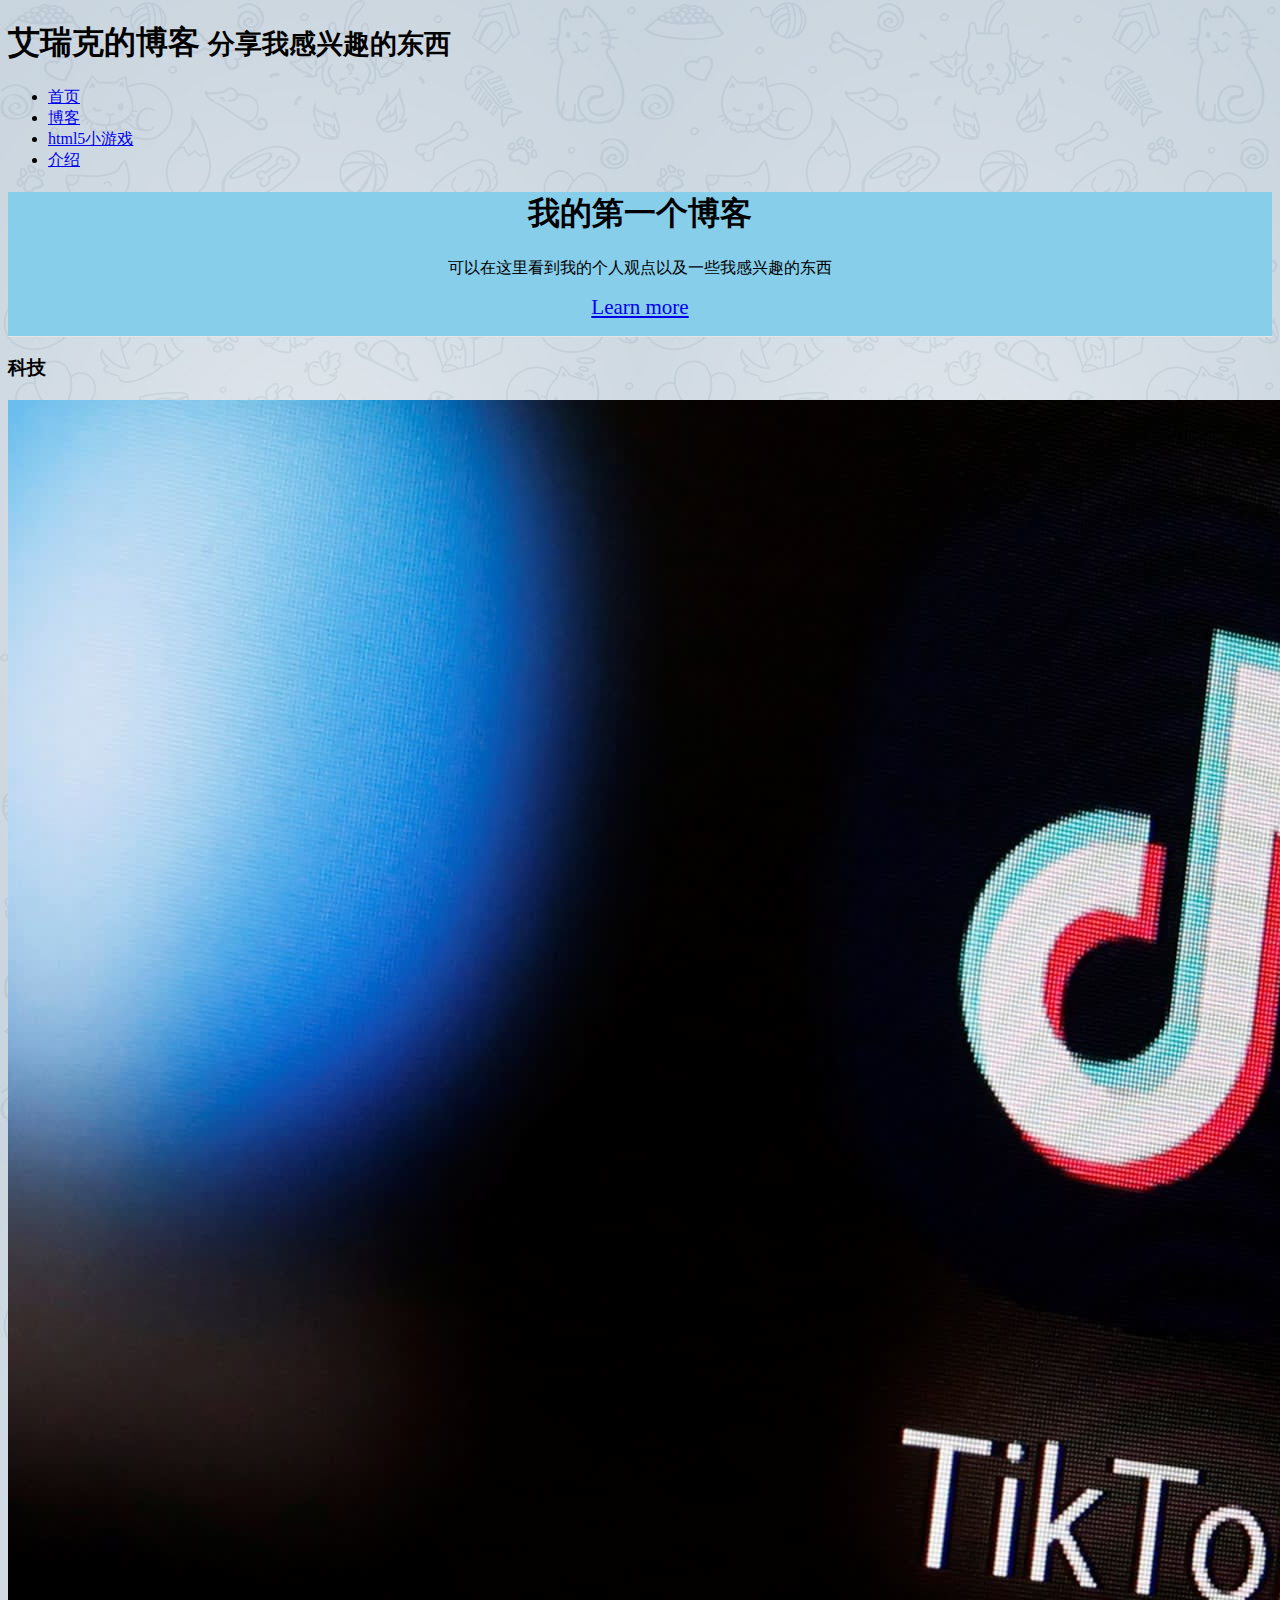
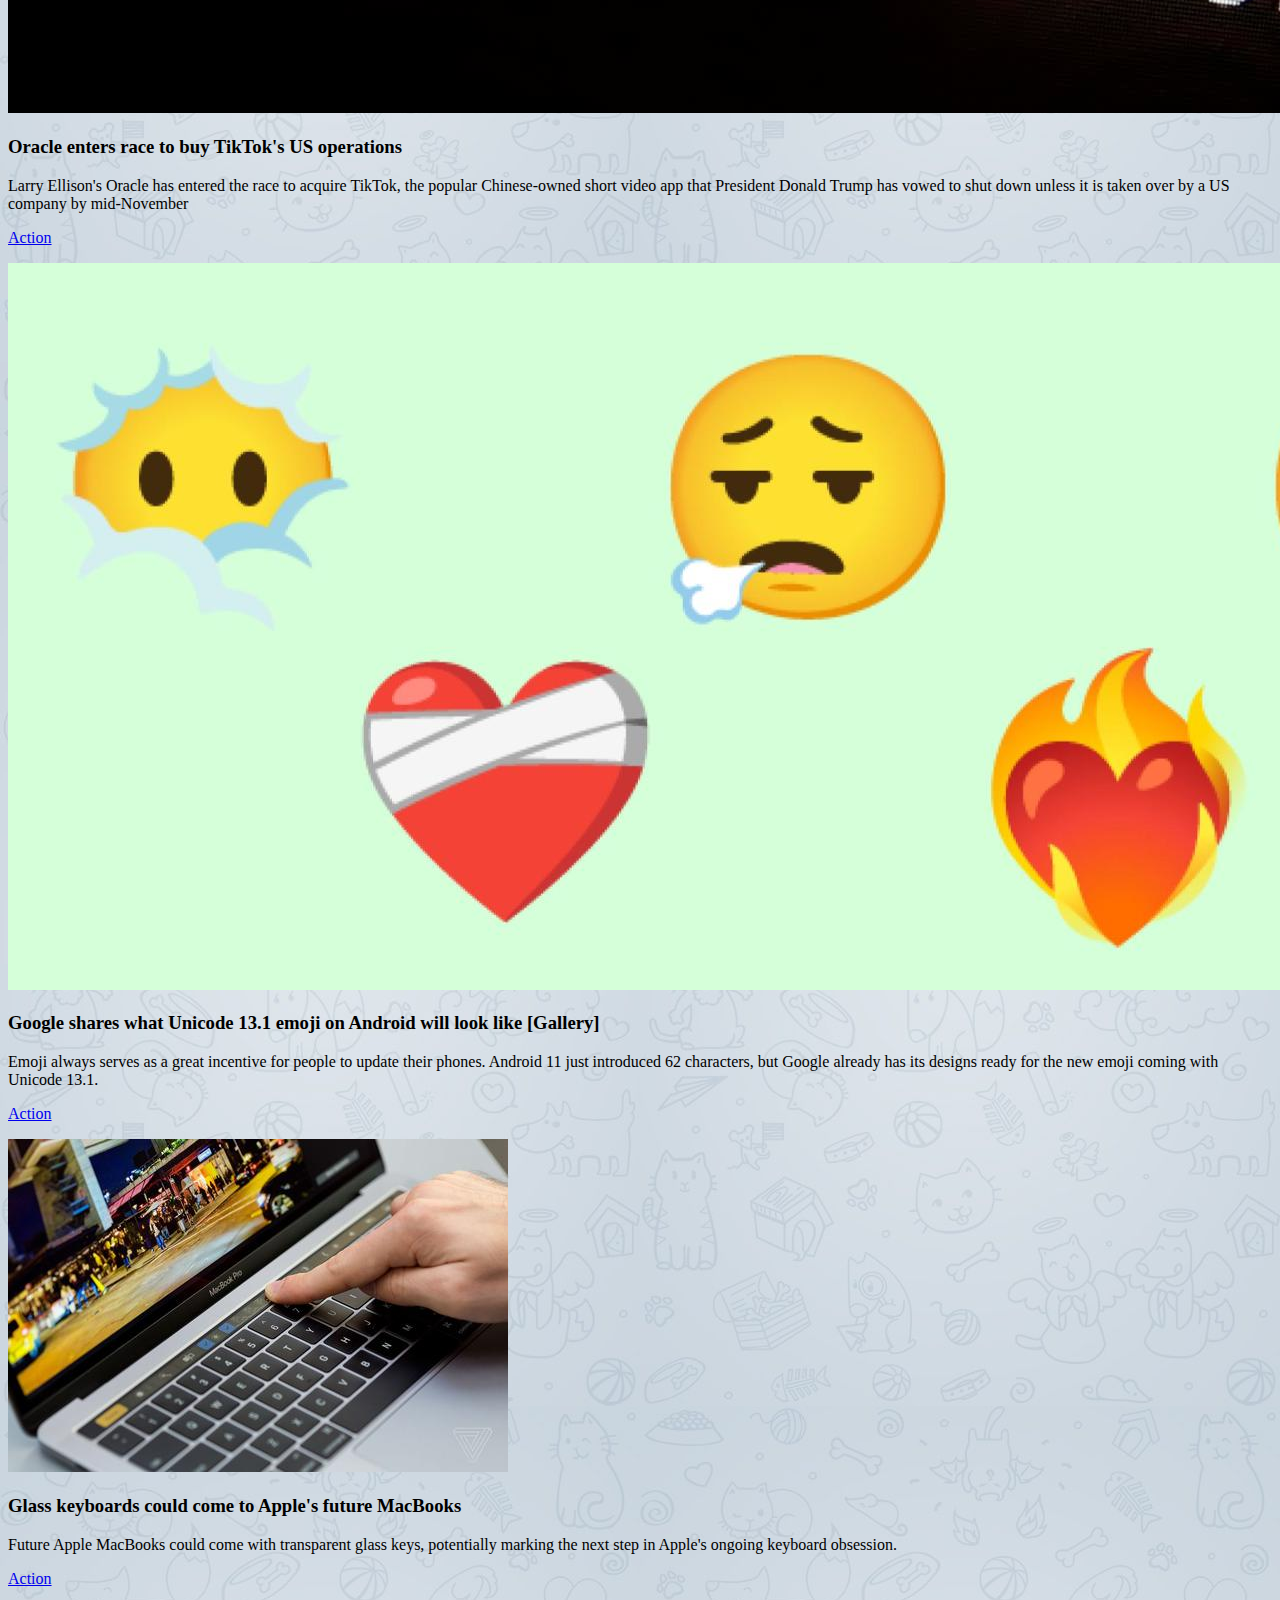
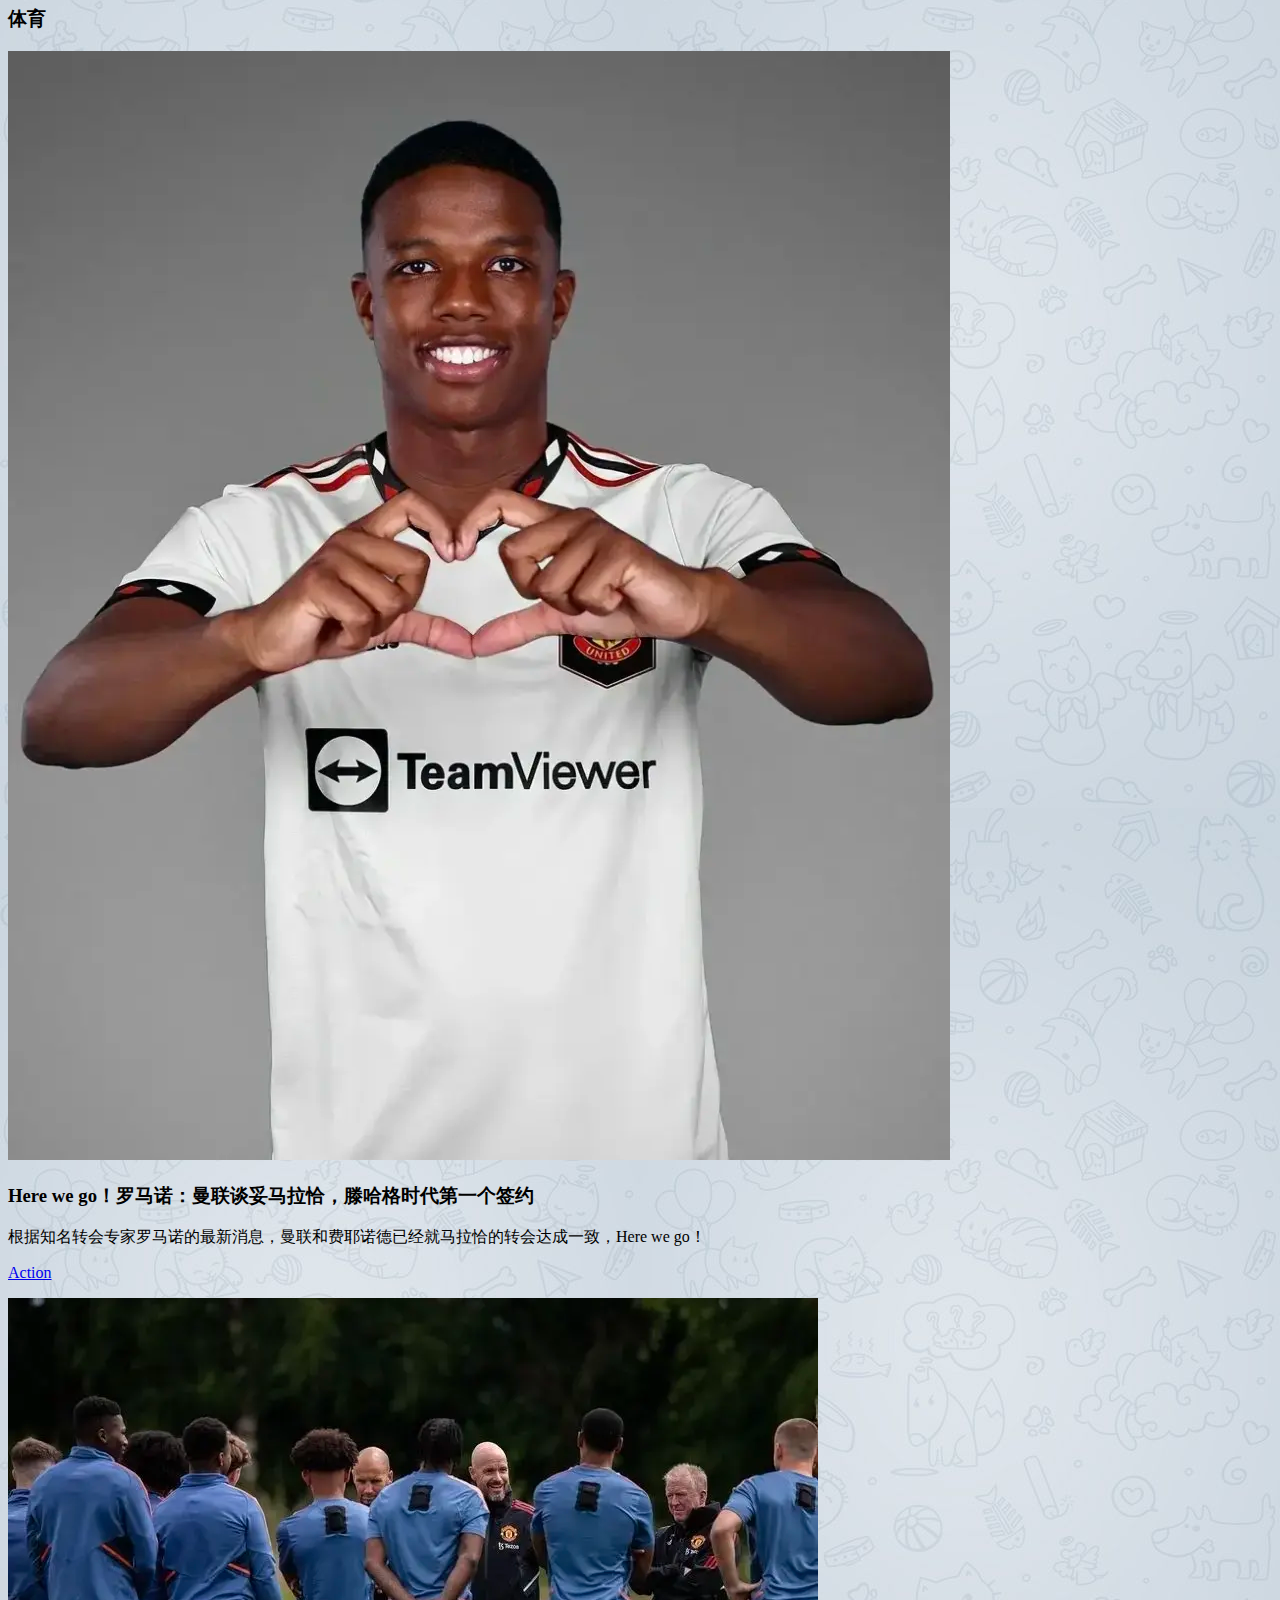
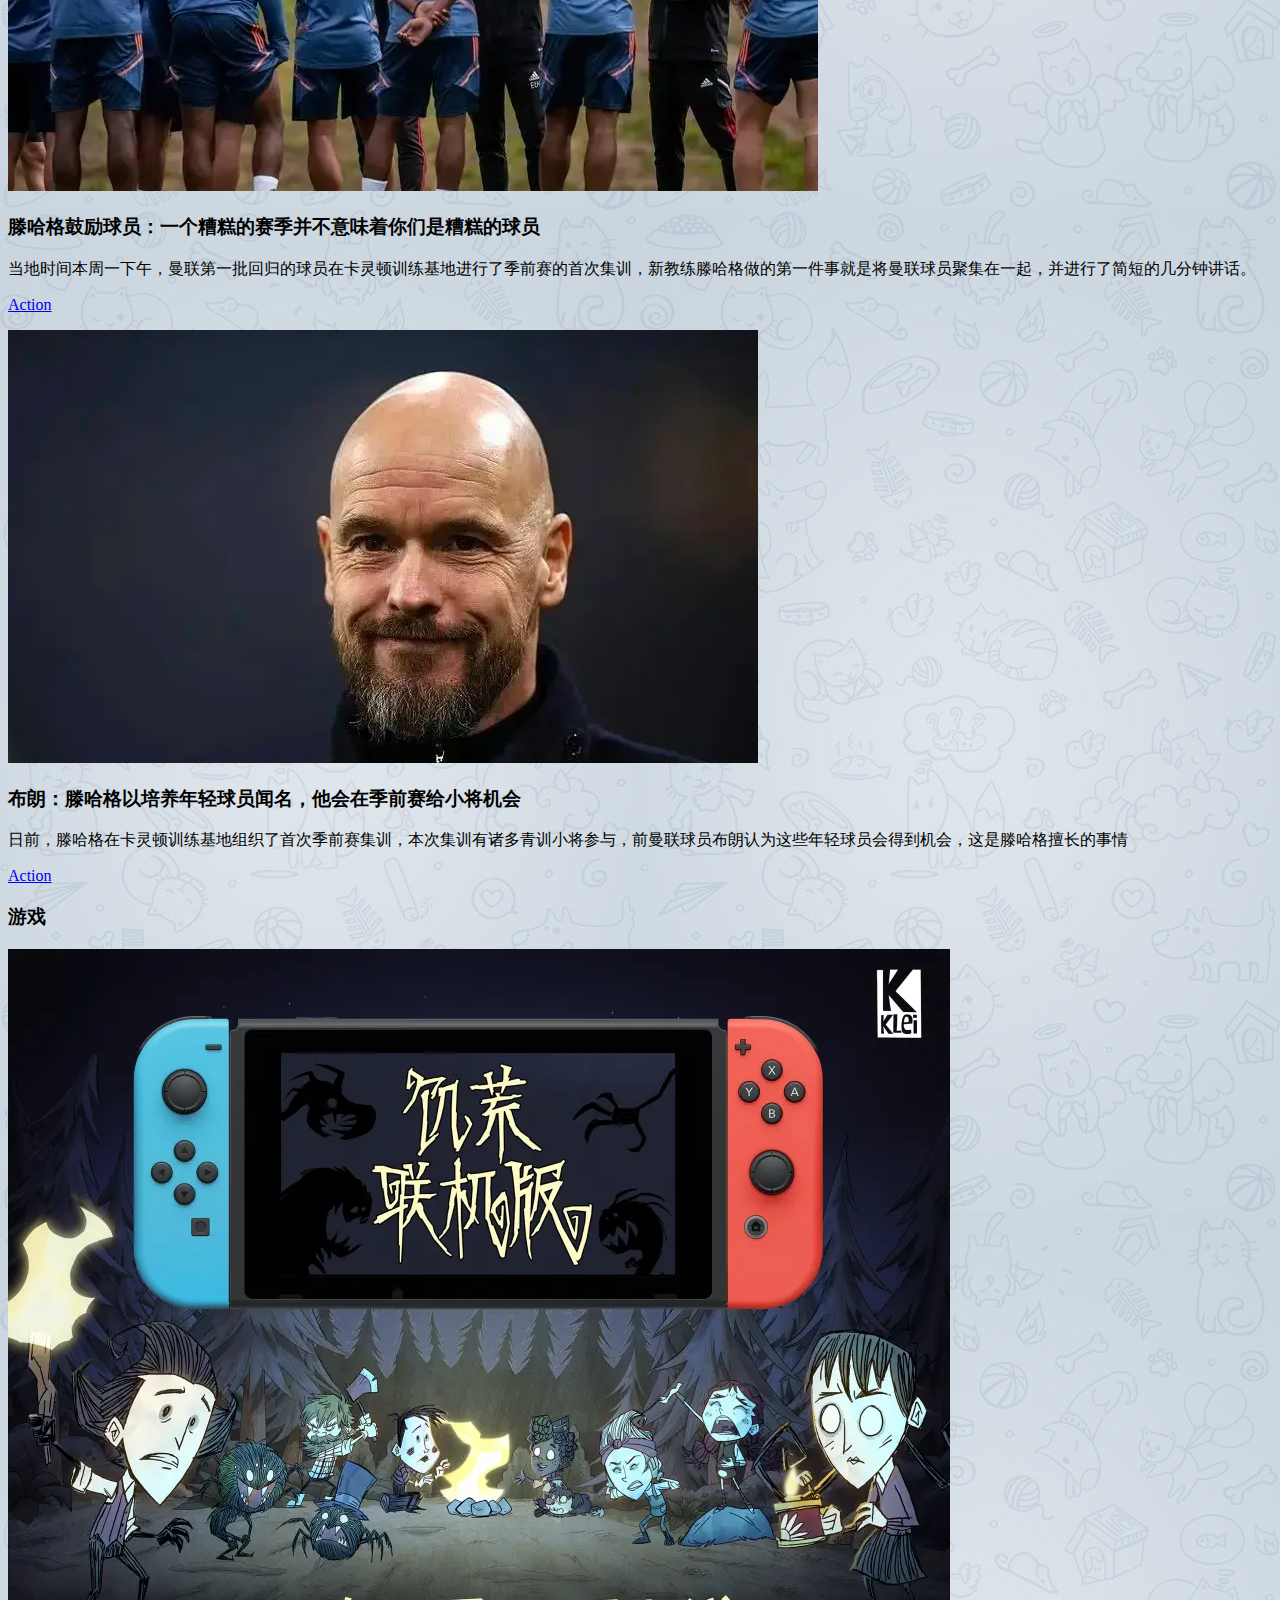
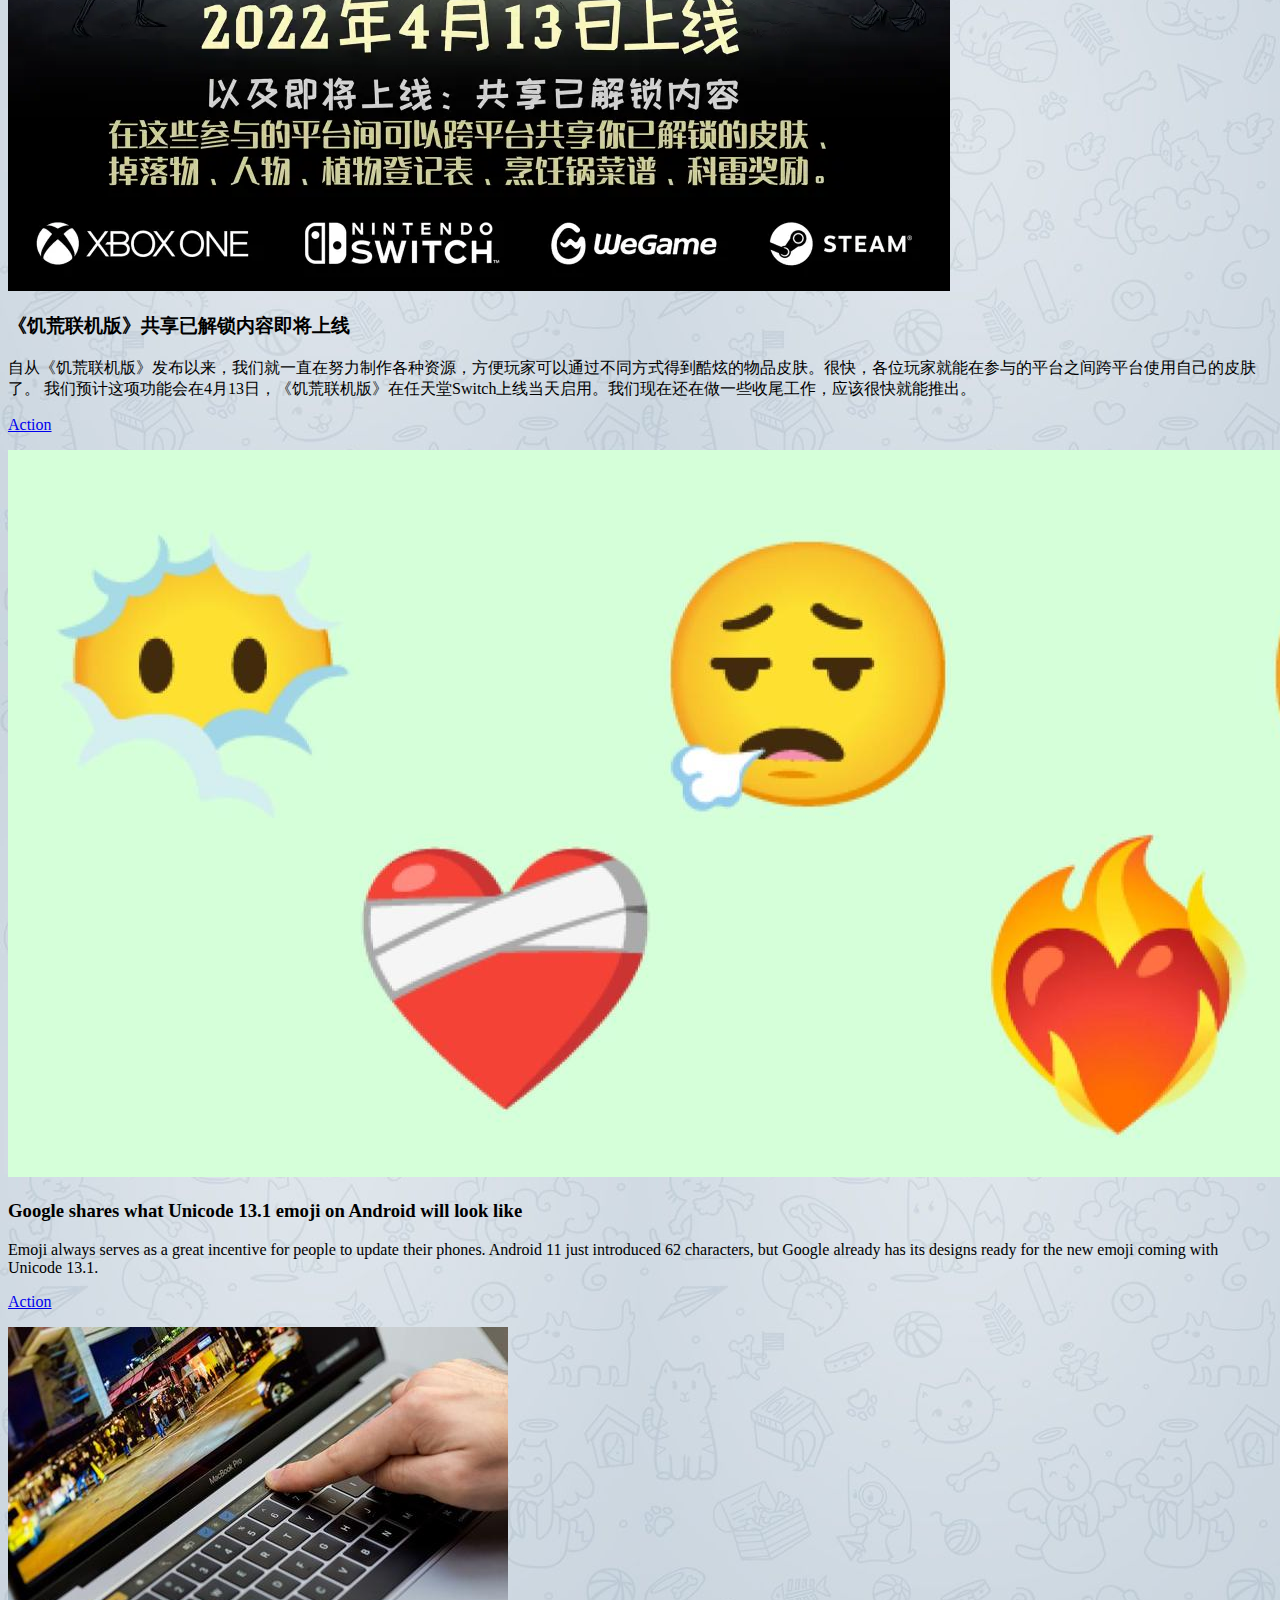
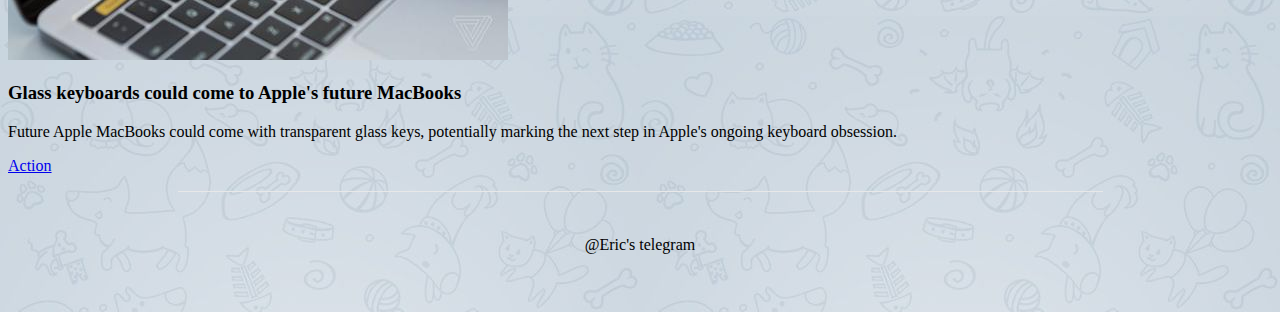
<file: index.html>
<!DOCTYPE html>
<html>

<head>
    <meta charset="UTF-8">
    <meta name="viewport" content="width=device-width, initial-scale=1.0">
    <title>👴的blog</title>

<link rel="stylesheet" href="https://cdn.staticfile.org/twitter-bootstrap/3.3.7/css/bootstrap.min.css">
<script src="https://cdn.staticfile.org/jquery/2.1.1/jquery.min.js"></script>
<script src="https://cdn.staticfile.org/twitter-bootstrap/3.3.7/js/bootstrap.min.js"></script>
<link rel="stylesheet" href="styles.css">
</head>

<body class="bodyStyle">
    <div class="container">
        <div class="row clearfix">
            <div class="col-md-12 column">
                <div class="page-header">
                    <h1>
                        艾瑞克的博客 <small>分享我感兴趣的东西</small>
                    </h1>
                </div>
                <!--标题-->                
                    
                </nav>
                <ul class="nav nav-pills">
                    <li class="active">
                         <a href="#">首页</a>
                    </li>
                    <li>
                         <a href="blog.html">博客</a>
                    </li>
                    <li class="disabled">
                         <a href="#">html5小游戏</a>
                    </li>
                    <li>
                        <a href="intro.html">介绍</a>
                   </li>
                   
                </ul>
                <!--导航条-->
                
                <div class="jumbotron">
                    <h1>
                        我的第一个博客
                    </h1>
                    <p>
                        可以在这里看到我的个人观点以及一些我感兴趣的东西
                    </p>
                    <p>
                         <a class="btn btn-primary btn-large" href="blog.html">Learn more</a>
                    </p>
                </div>


                <!--最大的block-->
                
                <div class="row">
                    <div class="col-md-12 column">
                        <h3>
                            <strong>
                                科技
                            </strong>                            
                        </h3>
                    </div>    
                    <div class="col-md-4">
                        <div class="thumbnail">
                            <img alt="300x200" src="tiktokrace.jpeg" />
                            <div class="caption">
                                <h3>
                                    Oracle enters race to buy TikTok's US operations
                                </h3>
                                <p>
                                    Larry Ellison's Oracle has entered the race to acquire TikTok, the popular Chinese-owned short video app that President Donald Trump has vowed to shut down unless it is taken over by a US company by mid-November
                                </p>
                                <p>
                                     <a class="btn btn-primary" href="#">Action</a>                                     
                                </p>
                            </div>
                        </div>
                    </div>
                    <div class="col-md-4">
                        <div class="thumbnail">
                            <img alt="300x200" src="emoji.jpeg" />
                            <div class="caption">
                                <h3>
                                    Google shares what Unicode 13.1 emoji on Android will look like [Gallery]
                                </h3>
                                <p>
                                    Emoji always serves as a great incentive for people to update their phones. Android 11 just introduced 62 characters, but Google already has its designs ready for the new emoji coming with Unicode 13.1.
                                </p>
                                <p>
                                     <a class="btn btn-primary" href="科技/news/google emoji.html">Action</a>
                                </p>
                            </div>
                        </div>
                    </div>
                    <div class="col-md-4">
                        <div class="thumbnail">
                            <img alt="300x200" src="macbookkeyboard.jpg" />
                            <div class="caption">
                                <h3>
                                    Glass keyboards could come to Apple's future MacBooks
                                </h3>
                                <p>
                                    Future Apple MacBooks could come with transparent glass keys, potentially marking the next step in Apple's ongoing keyboard obsession.
                                </p>
                                <p>
                                     <a class="btn btn-primary" href="#">Action</a>
                                </p>
                            </div>
                        </div>
                    </div>                
                </div>
                <!--科技板块-->
                
                <div class="row">
                    <div class="col-md-12 column">
                        <h3>
                        <strong>
                            体育
                        </strong>
                        </h3>
                    </div>    
                    <div class="col-md-4">
                        <div class="thumbnail">
                            <img alt="300x200" src="体育/hwg/702hwg.jpg" />
                            <div class="caption">
                                <h3>
                                    Here we go！罗马诺：曼联谈妥马拉恰，滕哈格时代第一个签约
                                </h3>
                                <p>
                                    根据知名转会专家罗马诺的最新消息，曼联和费耶诺德已经就马拉恰的转会达成一致，Here we go！ 
                                </p>
                                <p>
                                     <a class="btn btn-primary" href="体育/hwg/702hwg.html">Action</a>
                                </p>
                            </div>
                        </div>
                    </div>
                    <div class="col-md-4">
                        <div class="thumbnail">
                            <img alt="300x200" src="体育/hwg/630hwg.jpg" />
                            <div class="caption">
                                <h3>
                                    滕哈格鼓励球员：一个糟糕的赛季并不意味着你们是糟糕的球员
                                </h3>
                                <p>
                                    当地时间本周一下午，曼联第一批回归的球员在卡灵顿训练基地进行了季前赛的首次集训，新教练滕哈格做的第一件事就是将曼联球员聚集在一起，并进行了简短的几分钟讲话。
                                </p>
                                <p>
                                     <a class="btn btn-primary" href="体育/hwg/630hwg.html">Action</a>
                                </p>
                            </div>
                        </div>
                    </div>
                    <div class="col-md-4">
                        <div class="thumbnail">
                            <img alt="300x200" src="体育/hwg/629mun.jpg" />
                            <div class="caption">
                                <h3>
                                    布朗：滕哈格以培养年轻球员闻名，他会在季前赛给小将机会
                                </h3>
                                <p>
                                    日前，滕哈格在卡灵顿训练基地组织了首次季前赛集训，本次集训有诸多青训小将参与，前曼联球员布朗认为这些年轻球员会得到机会，这是滕哈格擅长的事情
                                </p>
                                <p>
                                     <a class="btn btn-primary" href="体育/hwg/629mun.html">Action</a>
                                </p>
                            </div>
                        </div>
                    </div>                
                </div>
                <!--体育-->
            
                <div class="row">
                    <div class="col-md-12 column">
                        <h3>
                        <strong>
                            游戏
                        </strong>
                        </h3>
                    </div>    
                    <div class="col-md-4">
                        <div class="thumbnail">
                            <img alt="300x200" src="p2.jpg" />
                            <div class="caption">
                                <h3>
                                    《饥荒联机版》共享已解锁内容即将上线
                                </h3>
                                <p>
                                    自从《饥荒联机版》发布以来，我们就一直在努力制作各种资源，方便玩家可以通过不同方式得到酷炫的物品皮肤。很快，各位玩家就能在参与的平台之间跨平台使用自己的皮肤了。
                                    我们预计这项功能会在4月13日，《饥荒联机版》在任天堂Switch上线当天启用。我们现在还在做一些收尾工作，应该很快就能推出。
                                </p>
                                <p>
                                     <a class="btn btn-primary" href="游戏/DST/text.html">Action</a>
                                </p>
                            </div>
                        </div>
                    </div>
                    <div class="col-md-4">
                        <div class="thumbnail">
                            <img alt="300x200" src="emoji.jpeg" />
                            <div class="caption">
                                <h3>
                                    Google shares what Unicode 13.1 emoji on Android will look like
                                </h3>
                                <p>
                                    Emoji always serves as a great incentive for people to update their phones. Android 11 just introduced 62 characters, but Google already has its designs ready for the new emoji coming with Unicode 13.1.
                                </p>
                                <p>
                                     <a class="btn btn-primary" href="#">Action</a>
                                </p>
                            </div>
                        </div>
                    </div>
                    <div class="col-md-4">
                        <div class="thumbnail">
                            <img alt="300x200" src="macbookkeyboard.jpg" />
                            <div class="caption">
                                <h3>
                                    Glass keyboards could come to Apple's future MacBooks
                                </h3>
                                <p>
                                    Future Apple MacBooks could come with transparent glass keys, potentially marking the next step in Apple's ongoing keyboard obsession.
                                </p>
                                <p>
                                     <a class="btn btn-primary" href="#">Action</a>
                                </p>
                            </div>
                        </div>
                    </div>                
                </div>
                <!--游戏-->
            
            </div>
        </div>
        
        <footer>
            <p>@Eric's telegram</p>
        </footer>
        <!--页脚-->
    </div>
</body>
</html>
</file>
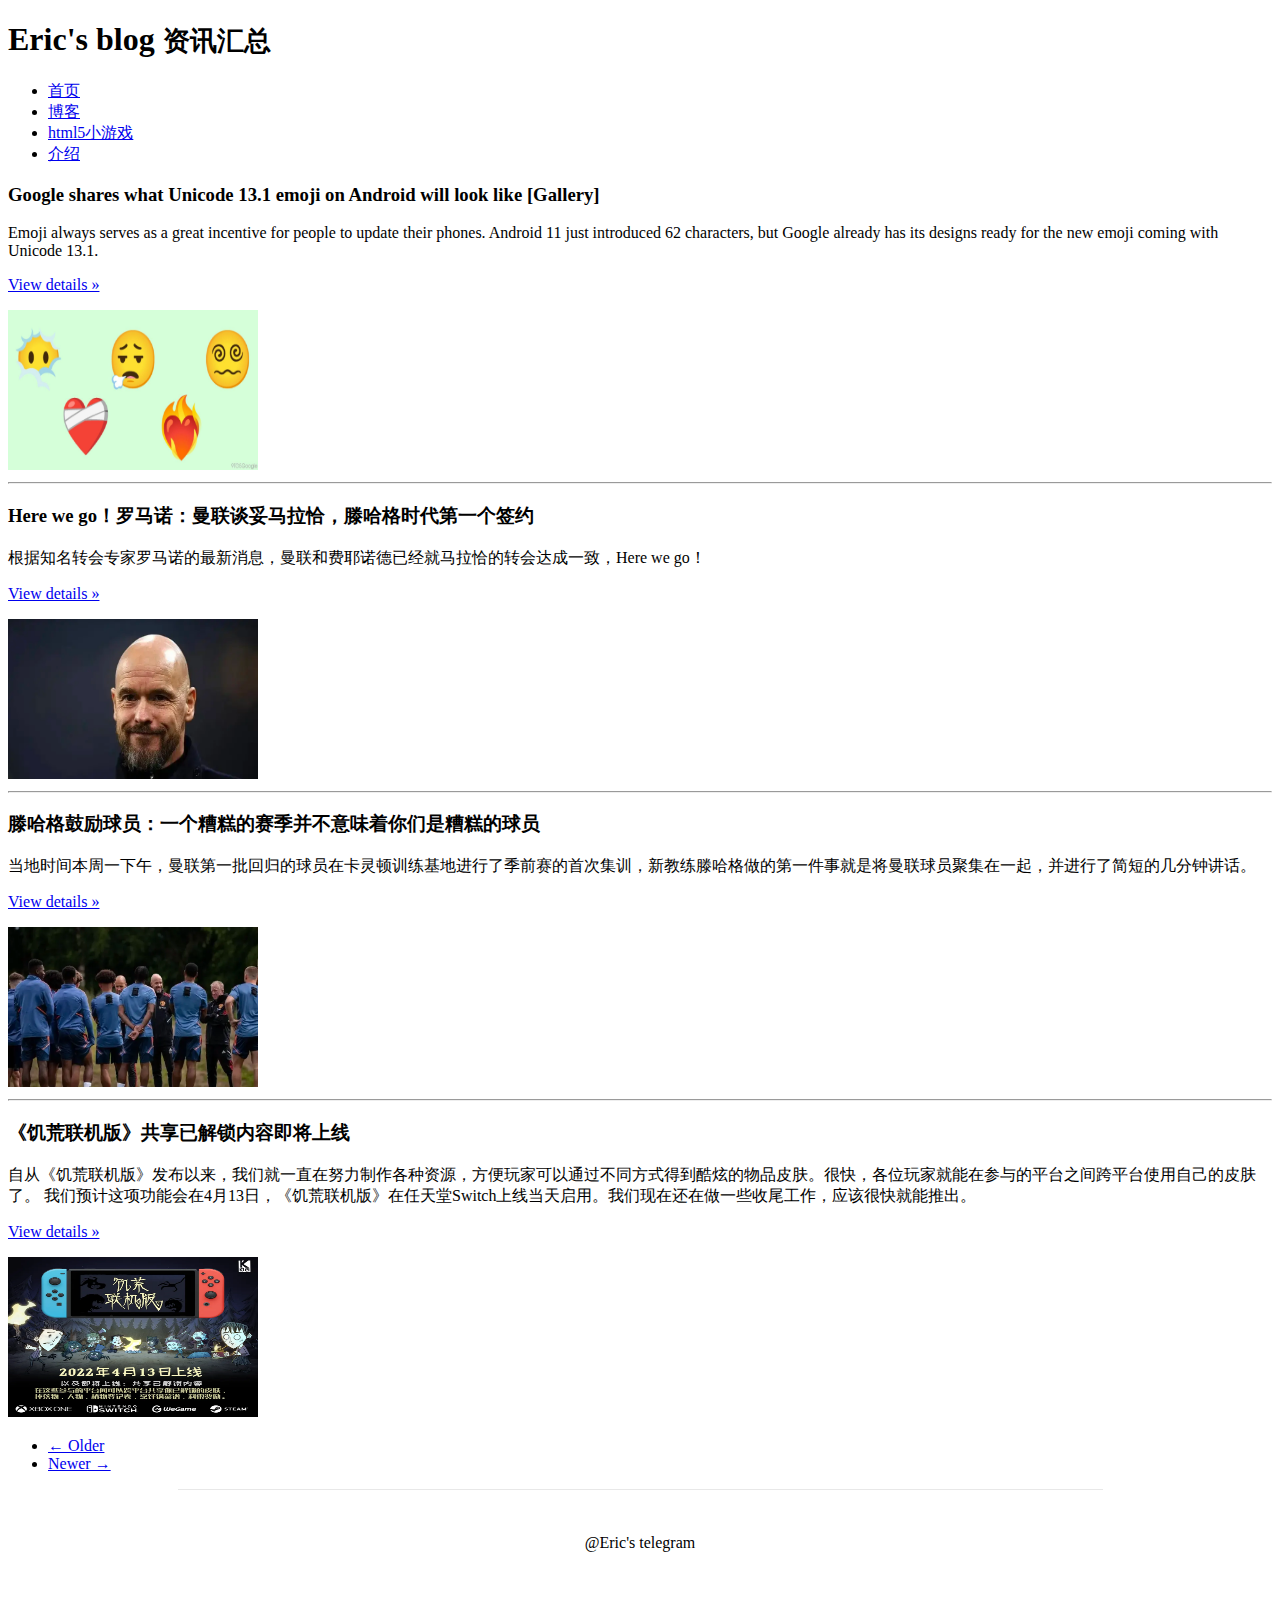
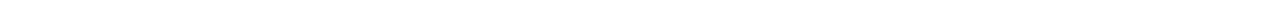
<file: blog.html>
<!DOCTYPE html>
<html lang="en">
<head>
    <meta charset="UTF-8">
    <meta name="viewport" content="width=device-width, initial-scale=1.0">
    <title>资讯汇总</title>
    <link rel="stylesheet" href="https://cdn.staticfile.org/twitter-bootstrap/3.3.7/css/bootstrap.min.css">  
    <script src="https://cdn.staticfile.org/jquery/2.1.1/jquery.min.js"></script>
    <script src="https://cdn.staticfile.org/twitter-bootstrap/3.3.7/js/bootstrap.min.js"></script>
    <link rel="stylesheet" href="blog.css">
</head>
<body>
    <div class="container">
        <div class="row">

                <div class="page-header">
                    <h1>
                        Eric's blog <small>资讯汇总</small>
                    </h1>
                </div>
                <ul class="nav nav-pills">
                    <li>
                         <a href="index.html">首页</a>
                    </li>
                    <li class="active">
                         <a href="#">博客</a>
                    </li>
                    <li class="disabled">
                         <a href="#">html5小游戏</a>
                    </li>
                    <li>
                        <a href="intro.html">介绍</a>
                   </li>
                        </ul>
                    </li>
                </ul>
                <h3>
                    Google shares what Unicode 13.1 emoji on Android will look like [Gallery]
                </h3>
                <div class="row">
                <div class="col-md-9"> 
                    <p>
                        Emoji always serves as a great incentive for people to update their phones. Android 11 just introduced 62 characters, but Google already has its designs ready for the new emoji coming with Unicode 13.1.
                    </p>
                    <p>
                        <a class="btn" href="科技/news/google emoji.html">View details »</a>
                   </p>
                </div>
                <div class="col-md-3">

                   <img src="emoji.jpeg" class="img-thumbnail" alt="#">
                </div>
                </div>    


                <hr>
                <div class="row">
                <h3>
                    Here we go！罗马诺：曼联谈妥马拉恰，滕哈格时代第一个签约
                </h3>
                <div class="col-md-9"> 
                    <p>
                        根据知名转会专家罗马诺的最新消息，曼联和费耶诺德已经就马拉恰的转会达成一致，Here we go！
                    </p>
                    <p>
                        <a class="btn" href="体育/hwg/702hwg.html">View details »</a>
                   </p>
                </div>
                <div class="col-md-3">

                <img src="629mun.jpg" class="img-thumbnail" alt="#">

                </div>
                </div>
                <hr>
                <div class="row">
                <h3>
                    滕哈格鼓励球员：一个糟糕的赛季并不意味着你们是糟糕的球员
                </h3>
                <div class="col-md-9">
                <p>
                    当地时间本周一下午，曼联第一批回归的球员在卡灵顿训练基地进行了季前赛的首次集训，新教练滕哈格做的第一件事就是将曼联球员聚集在一起，并进行了简短的几分钟讲话。
                </p>
                <p>
                     <a class="btn" href="体育/hwg/630hwg.html">View details »</a>
                </p>
                </div>
                <div class="col-md-3">
                    <img src="629mun2.jpg" class="img-thumbnail" alt="#">
                </div>
                </div>
                <hr>
                <div class="row">
                <h3>
                    《饥荒联机版》共享已解锁内容即将上线
                </h3>
                <div class="col-md-9">
                <p>
                    自从《饥荒联机版》发布以来，我们就一直在努力制作各种资源，方便玩家可以通过不同方式得到酷炫的物品皮肤。很快，各位玩家就能在参与的平台之间跨平台使用自己的皮肤了。 我们预计这项功能会在4月13日，《饥荒联机版》在任天堂Switch上线当天启用。我们现在还在做一些收尾工作，应该很快就能推出。
                </p>
                <p>
                     <a class="btn" href="游戏/DST/text.html">View details »</a>
                </p>
                </div>
                <div class="col-md-3">
                    <img src="p2.jpg" class="img-thumbnail" alt="#">
                </div>
                </div>
                <ul class="pager">
                    <li class="previous disabled"><a href="#">&larr; Older</a></li>
                    <li class="next"><a href="#">Newer &rarr;</a></li>
                </ul>
            </div>
        </div>
    </div>

    <footer>
        <p>@Eric's telegram</p>
    </footer>
    
</body>
</html>
</file>
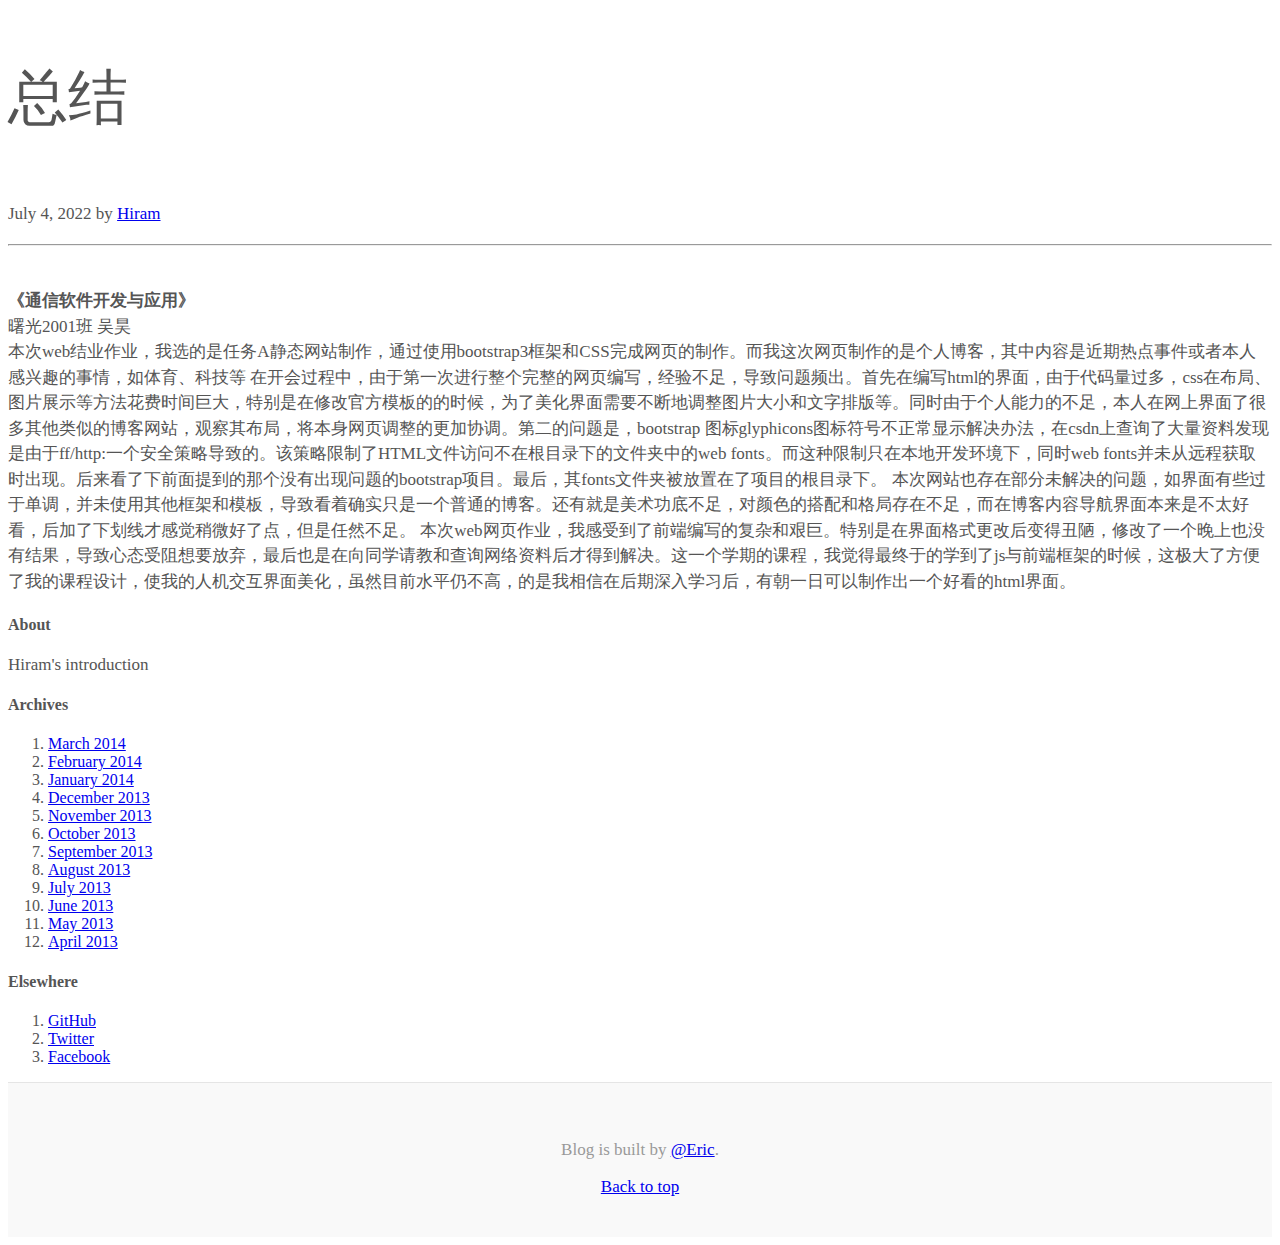
<file: intro.html>
<!DOCTYPE html>
<html>

<head>
    <meta charset="UTF-8">
    <meta name="viewport" content="width=device-width, initial-scale=1.0">
    <title>介绍</title>

<link rel="stylesheet" href="https://cdn.staticfile.org/twitter-bootstrap/3.3.7/css/bootstrap.min.css">
<script src="https://cdn.staticfile.org/jquery/2.1.1/jquery.min.js"></script>
<script src="https://cdn.staticfile.org/twitter-bootstrap/3.3.7/js/bootstrap.min.js"></script>
<link rel="stylesheet" href="intro.css">
</head>

<body class="bodyStyle">    
    <div class="container">        

                <div class="blog-header">
                    <h1 class="blog-title">总结</h1>
                    <p class="lead blog-description"></p>
                </div>
            
                <div class="row">
            
                    <div class="col-sm-8 blog-main">
            
                      <div class="blog-post">
                        <h2 class="blog-post-title"></h2>
                        <p class="blog-post-meta">July 4, 2022 by <a href="#">Hiram</a></p>
                        <hr>                               
                <p>  
                                                         
                    <br/>
                    <strong>《通信软件开发与应用》</strong>
                </br>
                    曙光2001班 吴昊
              </br>
                    本次web结业作业，我选的是任务A静态网站制作，通过使用bootstrap3框架和CSS完成网页的制作。而我这次网页制作的是个人博客，其中内容是近期热点事件或者本人感兴趣的事情，如体育、科技等
                    在开会过程中，由于第一次进行整个完整的网页编写，经验不足，导致问题频出。首先在编写html的界面，由于代码量过多，css在布局、图片展示等方法花费时间巨大，特别是在修改官方模板的的时候，为了美化界面需要不断地调整图片大小和文字排版等。同时由于个人能力的不足，本人在网上界面了很多其他类似的博客网站，观察其布局，将本身网页调整的更加协调。第二的问题是，bootstrap 图标glyphicons图标符号不正常显示解决办法，在csdn上查询了大量资料发现是由于ff/http:一个安全策略导致的。该策略限制了HTML文件访问不在根目录下的文件夹中的web fonts。而这种限制只在本地开发环境下，同时web fonts并未从远程获取时出现。后来看了下前面提到的那个没有出现问题的bootstrap项目。最后，其fonts文件夹被放置在了项目的根目录下。
                    本次网站也存在部分未解决的问题，如界面有些过于单调，并未使用其他框架和模板，导致看着确实只是一个普通的博客。还有就是美术功底不足，对颜色的搭配和格局存在不足，而在博客内容导航界面本来是不太好看，后加了下划线才感觉稍微好了点，但是任然不足。
                    本次web网页作业，我感受到了前端编写的复杂和艰巨。特别是在界面格式更改后变得丑陋，修改了一个晚上也没有结果，导致心态受阻想要放弃，最后也是在向同学请教和查询网络资料后才得到解决。这一个学期的课程，我觉得最终于的学到了js与前端框架的时候，这极大了方便了我的课程设计，使我的人机交互界面美化，虽然目前水平仍不高，的是我相信在后期深入学习后，有朝一日可以制作出一个好看的html界面。
                    <!--<br/>
                    <img src="#">
                    <br/>
                    
                    <br/>-->
                </p>
                    </div>   
                </div>

                <div class="col-sm-3 col-sm-offset-1 blog-sidebar">
                    <div class="sidebar-module sidebar-module-inset">
                      <h4>About</h4>
                      <p>Hiram's introduction</p>
                    </div>
                    <div class="sidebar-module">
                      <h4>Archives</h4>
                      <ol class="list-unstyled">
                        <li><a href="#">March 2014</a></li>
                        <li><a href="#">February 2014</a></li>
                        <li><a href="#">January 2014</a></li>
                        <li><a href="#">December 2013</a></li>
                        <li><a href="#">November 2013</a></li>
                        <li><a href="#">October 2013</a></li>
                        <li><a href="#">September 2013</a></li>
                        <li><a href="#">August 2013</a></li>
                        <li><a href="#">July 2013</a></li>
                        <li><a href="#">June 2013</a></li>
                        <li><a href="#">May 2013</a></li>
                        <li><a href="#">April 2013</a></li>
                      </ol>
                    </div>
                    <div class="sidebar-module">
                      <h4>Elsewhere</h4>
                      <ol class="list-unstyled">
                        <li><a href="#">GitHub</a></li>
                        <li><a href="#">Twitter</a></li>
                        <li><a href="#">Facebook</a></li>
                      </ol>
                    </div>
                  </div><!-- /.blog-sidebar --> 
                </div>                
    </div>


                
                    <footer class="blog-footer">
                    <p>Blog is built by <a href="#">@Eric</a>.</p>
                    
                    <p>
                      <a href="#">Back to top</a>
                    </p>
                    </footer>
                 

</body>


<!--<p>
                     <em>Git</em> 是一个分布式的版本控制系统，最初由 <strong>Linus Torvalds</strong> 编写，用作Linux内核代码的管理。在推出后，Git在其它项目中也取得了很大成功，尤其是在 <small>Ruby</small> 社区中。
                </p><img alt="140x140" src="v3/default3.jpg" />-->
</file>
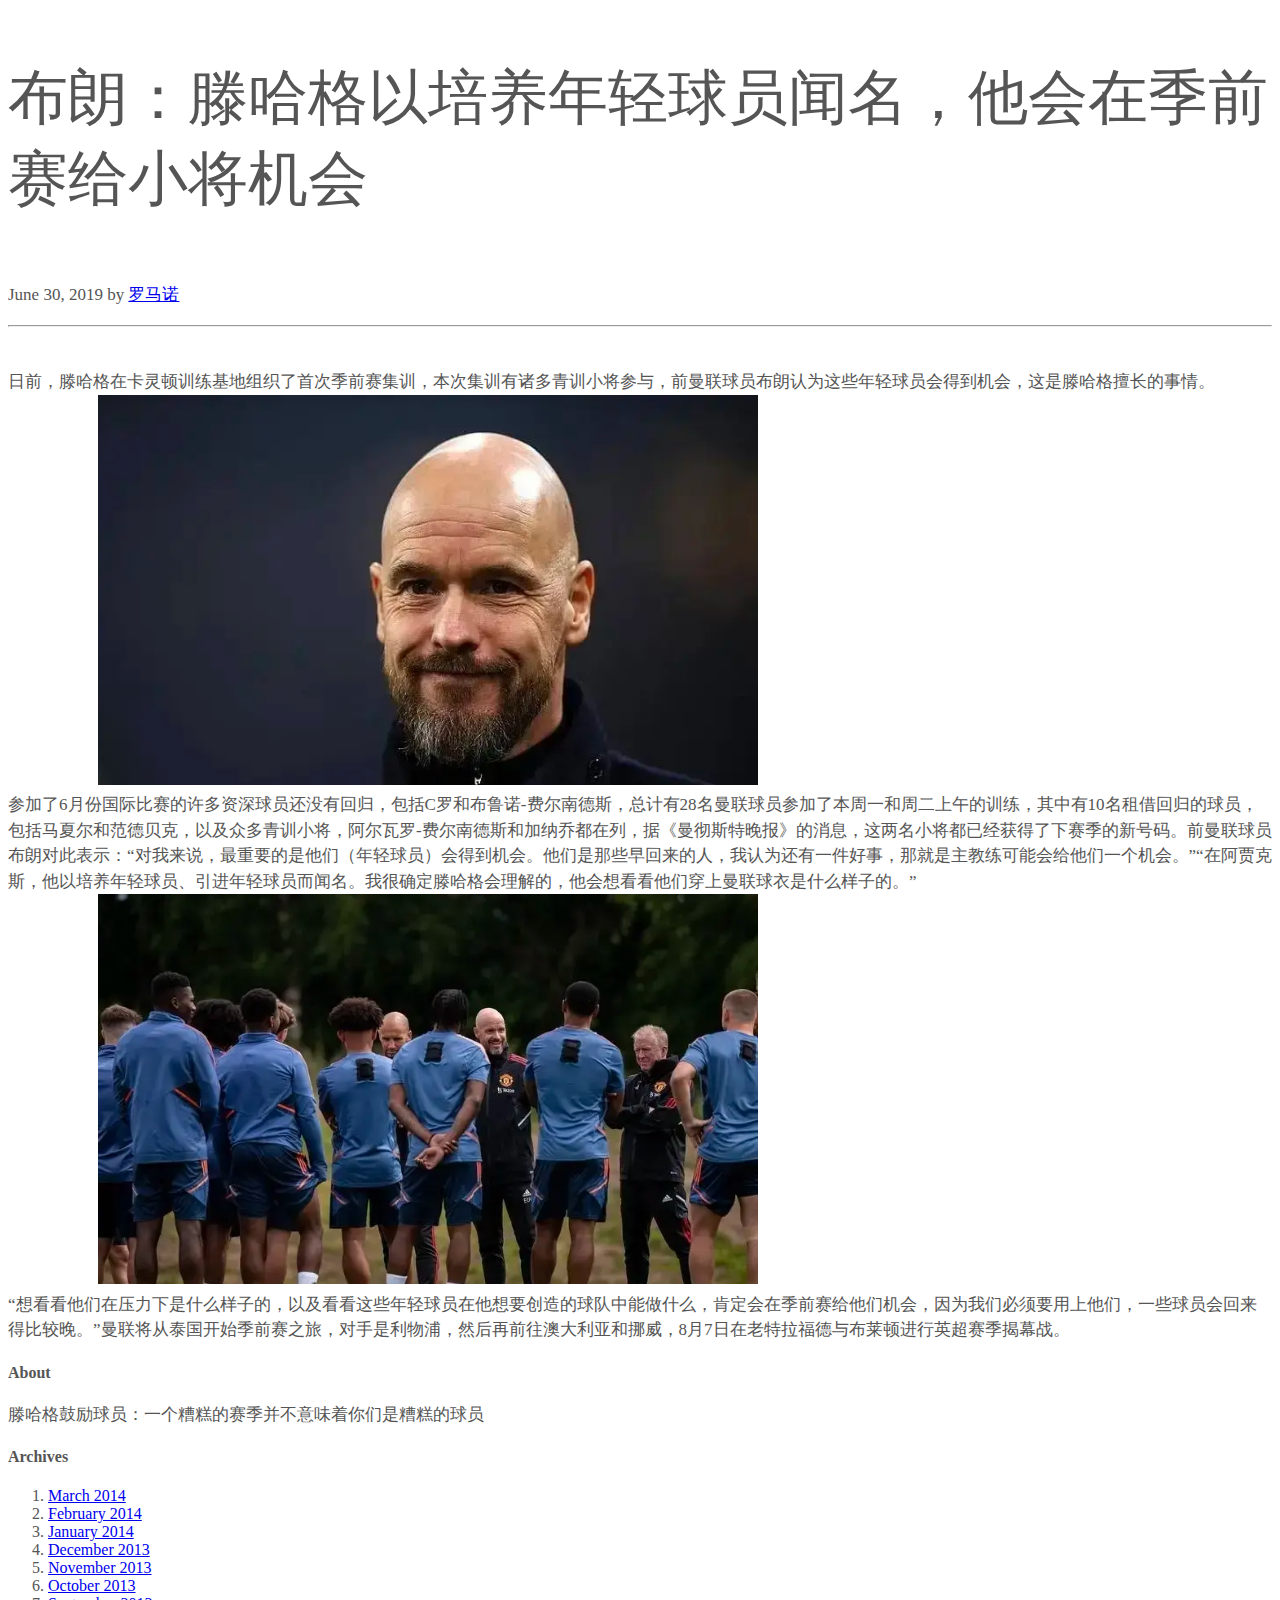
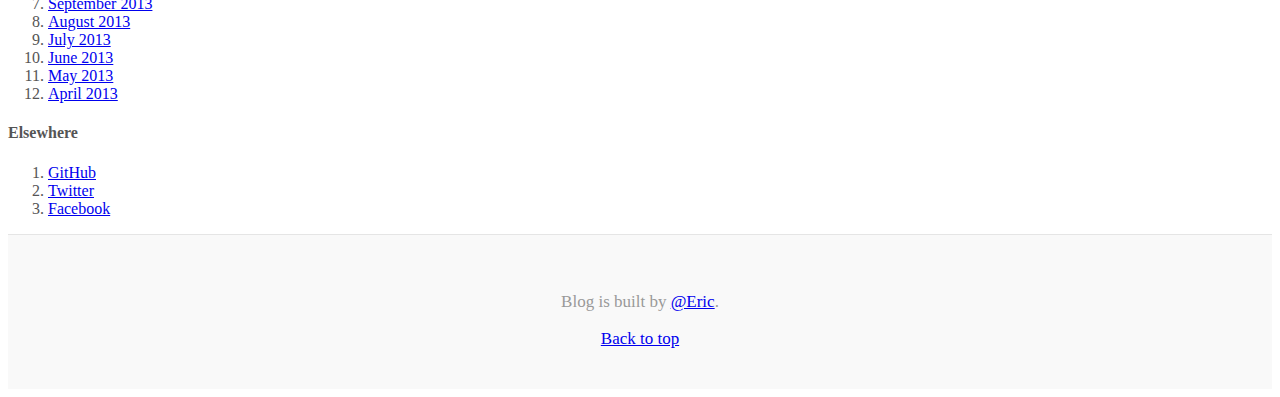
<file: 体育/hwg/629mun.html>
<!DOCTYPE html>
<html>

<head>
    <meta charset="UTF-8">
    <meta name="viewport" content="width=device-width, initial-scale=1.0">
    <title>罗马诺资讯</title>

<link rel="stylesheet" href="https://cdn.staticfile.org/twitter-bootstrap/3.3.7/css/bootstrap.min.css">
<script src="https://cdn.staticfile.org/jquery/2.1.1/jquery.min.js"></script>
<script src="https://cdn.staticfile.org/twitter-bootstrap/3.3.7/js/bootstrap.min.js"></script>
<link rel="stylesheet" href="629mun.css">
</head>

<body class="bodyStyle">    
    <div class="container">        

                <div class="blog-header">
                    <h1 class="blog-title">布朗：滕哈格以培养年轻球员闻名，他会在季前赛给小将机会</h1>
                    <p class="lead blog-description"></p>
                </div>
            
                <div class="row">
            
                    <div class="col-sm-8 blog-main">
            
                      <div class="blog-post">
                        <h2 class="blog-post-title"></h2>
                        <p class="blog-post-meta">June 30, 2019 by <a href="#">罗马诺</a></p>
                        <hr>                               
                <p>  
                                                         
                    <br/>
                    日前，滕哈格在卡灵顿训练基地组织了首次季前赛集训，本次集训有诸多青训小将参与，前曼联球员布朗认为这些年轻球员会得到机会，这是滕哈格擅长的事情。
                    <br/>
                    <img src="629mun.jpg">
                    <br/>
                    参加了6月份国际比赛的许多资深球员还没有回归，包括C罗和布鲁诺-费尔南德斯，总计有28名曼联球员参加了本周一和周二上午的训练，其中有10名租借回归的球员，包括马夏尔和范德贝克，以及众多青训小将，阿尔瓦罗-费尔南德斯和加纳乔都在列，据《曼彻斯特晚报》的消息，这两名小将都已经获得了下赛季的新号码。前曼联球员布朗对此表示：“对我来说，最重要的是他们（年轻球员）会得到机会。他们是那些早回来的人，我认为还有一件好事，那就是主教练可能会给他们一个机会。”“在阿贾克斯，他以培养年轻球员、引进年轻球员而闻名。我很确定滕哈格会理解的，他会想看看他们穿上曼联球衣是什么样子的。” 
                    <br/>
                    <img src="629mun2.jpg">
                    <br/>
                    “想看看他们在压力下是什么样子的，以及看看这些年轻球员在他想要创造的球队中能做什么，肯定会在季前赛给他们机会，因为我们必须要用上他们，一些球员会回来得比较晚。”曼联将从泰国开始季前赛之旅，对手是利物浦，然后再前往澳大利亚和挪威，8月7日在老特拉福德与布莱顿进行英超赛季揭幕战。
                </p>
                    </div>   
                </div>

                <div class="col-sm-3 col-sm-offset-1 blog-sidebar">
                    <div class="sidebar-module sidebar-module-inset">
                      <h4>About</h4>
                      <p>滕哈格鼓励球员：一个糟糕的赛季并不意味着你们是糟糕的球员</p>
                    </div>
                    <div class="sidebar-module">
                      <h4>Archives</h4>
                      <ol class="list-unstyled">
                        <li><a href="#">March 2014</a></li>
                        <li><a href="#">February 2014</a></li>
                        <li><a href="#">January 2014</a></li>
                        <li><a href="#">December 2013</a></li>
                        <li><a href="#">November 2013</a></li>
                        <li><a href="#">October 2013</a></li>
                        <li><a href="#">September 2013</a></li>
                        <li><a href="#">August 2013</a></li>
                        <li><a href="#">July 2013</a></li>
                        <li><a href="#">June 2013</a></li>
                        <li><a href="#">May 2013</a></li>
                        <li><a href="#">April 2013</a></li>
                      </ol>
                    </div>
                    <div class="sidebar-module">
                      <h4>Elsewhere</h4>
                      <ol class="list-unstyled">
                        <li><a href="#">GitHub</a></li>
                        <li><a href="#">Twitter</a></li>
                        <li><a href="#">Facebook</a></li>
                      </ol>
                    </div>
                  </div><!-- /.blog-sidebar --> 
                </div>                
    </div>


                
                    <footer class="blog-footer">
                    <p>Blog is built by <a href="#">@Eric</a>.</p>
                    
                    <p>
                      <a href="#">Back to top</a>
                    </p>
                    </footer>
                 

</body>


<!--<p>
                     <em>Git</em> 是一个分布式的版本控制系统，最初由 <strong>Linus Torvalds</strong> 编写，用作Linux内核代码的管理。在推出后，Git在其它项目中也取得了很大成功，尤其是在 <small>Ruby</small> 社区中。
                </p><img alt="140x140" src="v3/default3.jpg" />-->
</file>
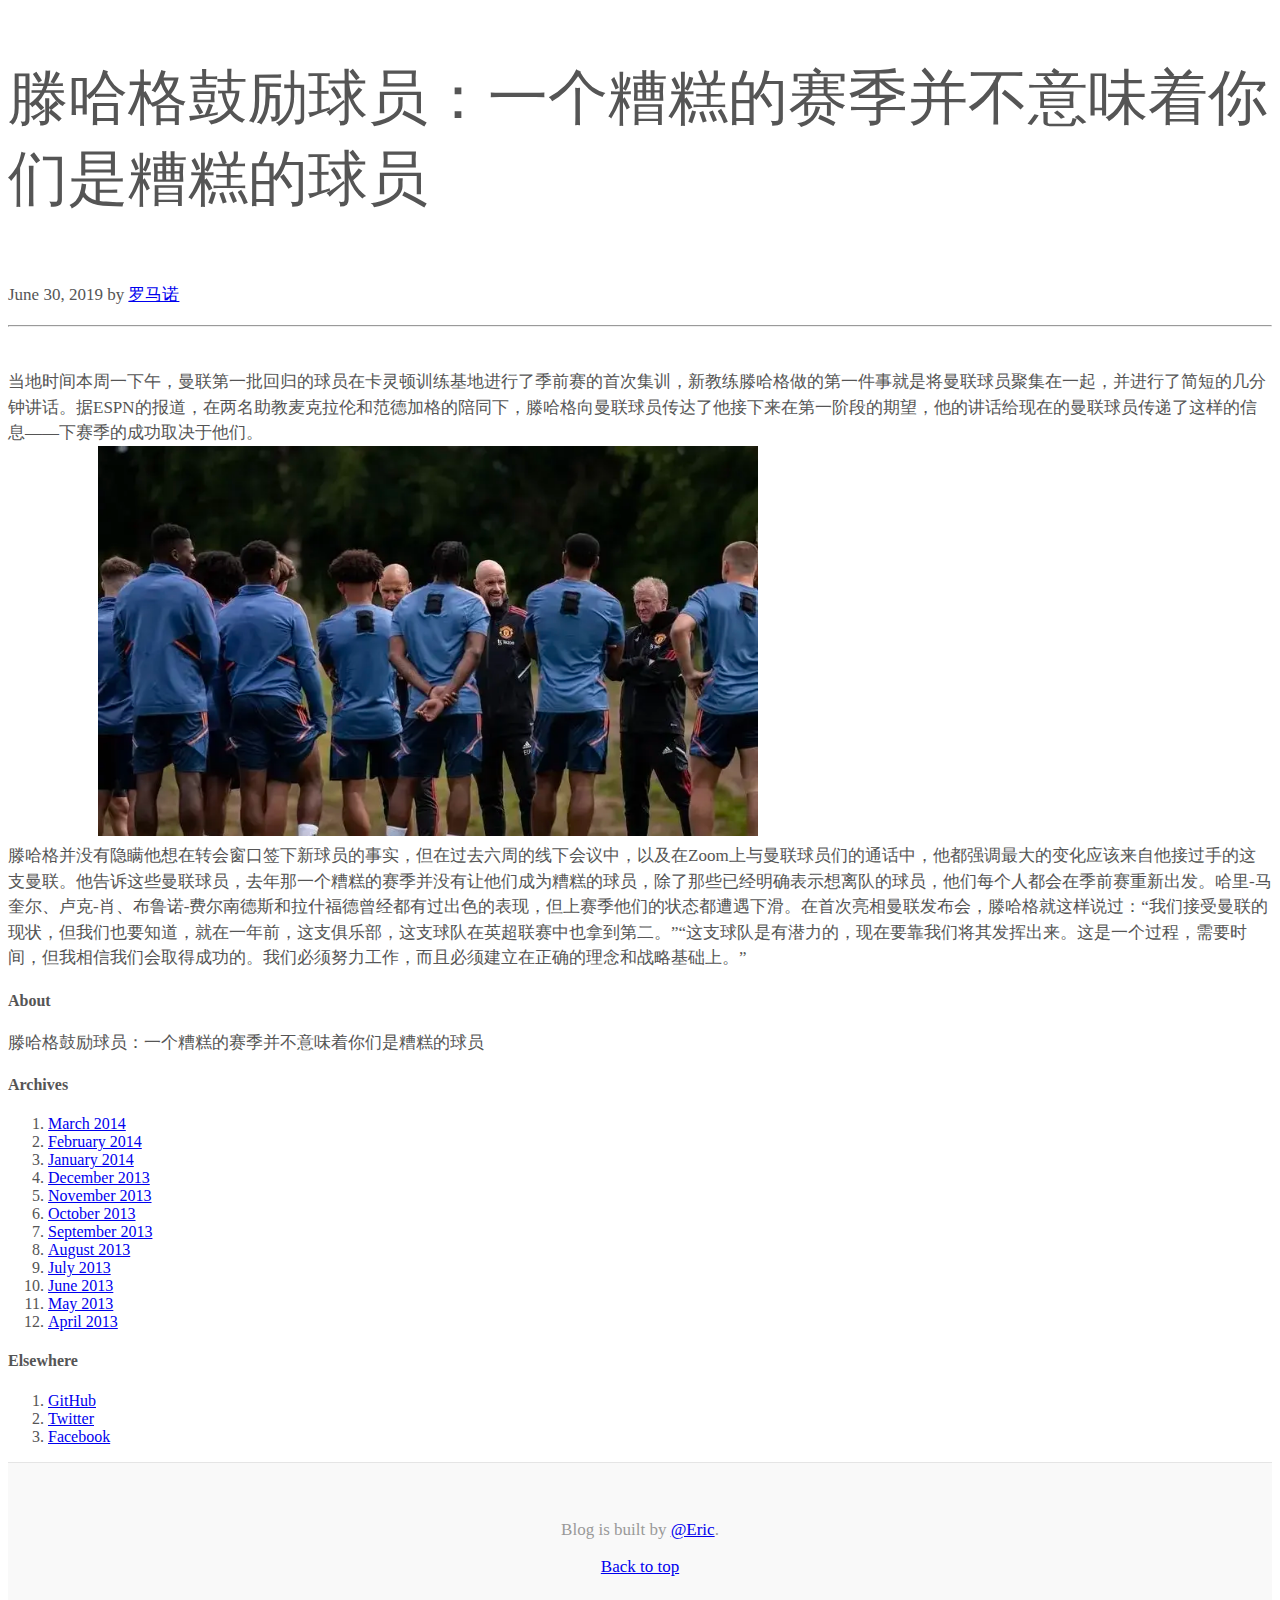
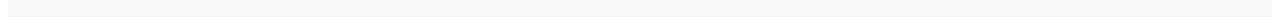
<file: 体育/hwg/630hwg.html>
<!DOCTYPE html>
<html>

<head>
    <meta charset="UTF-8">
    <meta name="viewport" content="width=device-width, initial-scale=1.0">
    <title>罗马诺资讯</title>

<link rel="stylesheet" href="https://cdn.staticfile.org/twitter-bootstrap/3.3.7/css/bootstrap.min.css">
<script src="https://cdn.staticfile.org/jquery/2.1.1/jquery.min.js"></script>
<script src="https://cdn.staticfile.org/twitter-bootstrap/3.3.7/js/bootstrap.min.js"></script>
<link rel="stylesheet" href="630hwg.css">
</head>

<body class="bodyStyle">    
    <div class="container">        

                <div class="blog-header">
                    <h1 class="blog-title">滕哈格鼓励球员：一个糟糕的赛季并不意味着你们是糟糕的球员</h1>
                    <p class="lead blog-description"></p>
                </div>
            
                <div class="row">
            
                    <div class="col-sm-8 blog-main">
            
                      <div class="blog-post">
                        <h2 class="blog-post-title"></h2>
                        <p class="blog-post-meta">June 30, 2019 by <a href="#">罗马诺</a></p>
                        <hr>                               
                <p>  
                                                         
                    <br/>
                    当地时间本周一下午，曼联第一批回归的球员在卡灵顿训练基地进行了季前赛的首次集训，新教练滕哈格做的第一件事就是将曼联球员聚集在一起，并进行了简短的几分钟讲话。据ESPN的报道，在两名助教麦克拉伦和范德加格的陪同下，滕哈格向曼联球员传达了他接下来在第一阶段的期望，他的讲话给现在的曼联球员传递了这样的信息——下赛季的成功取决于他们。
                    <br/>
                    <img src="630hwg.jpg">
                    <br/>
                    滕哈格并没有隐瞒他想在转会窗口签下新球员的事实，但在过去六周的线下会议中，以及在Zoom上与曼联球员们的通话中，他都强调最大的变化应该来自他接过手的这支曼联。他告诉这些曼联球员，去年那一个糟糕的赛季并没有让他们成为糟糕的球员，除了那些已经明确表示想离队的球员，他们每个人都会在季前赛重新出发。哈里-马奎尔、卢克-肖、布鲁诺-费尔南德斯和拉什福德曾经都有过出色的表现，但上赛季他们的状态都遭遇下滑。在首次亮相曼联发布会，滕哈格就这样说过：“我们接受曼联的现状，但我们也要知道，就在一年前，这支俱乐部，这支球队在英超联赛中也拿到第二。”“这支球队是有潜力的，现在要靠我们将其发挥出来。这是一个过程，需要时间，但我相信我们会取得成功的。我们必须努力工作，而且必须建立在正确的理念和战略基础上。” 
                    <br/>
                </p>
                    </div>   
                </div>

                <div class="col-sm-3 col-sm-offset-1 blog-sidebar">
                    <div class="sidebar-module sidebar-module-inset">
                      <h4>About</h4>
                      <p>滕哈格鼓励球员：一个糟糕的赛季并不意味着你们是糟糕的球员</p>
                    </div>
                    <div class="sidebar-module">
                      <h4>Archives</h4>
                      <ol class="list-unstyled">
                        <li><a href="#">March 2014</a></li>
                        <li><a href="#">February 2014</a></li>
                        <li><a href="#">January 2014</a></li>
                        <li><a href="#">December 2013</a></li>
                        <li><a href="#">November 2013</a></li>
                        <li><a href="#">October 2013</a></li>
                        <li><a href="#">September 2013</a></li>
                        <li><a href="#">August 2013</a></li>
                        <li><a href="#">July 2013</a></li>
                        <li><a href="#">June 2013</a></li>
                        <li><a href="#">May 2013</a></li>
                        <li><a href="#">April 2013</a></li>
                      </ol>
                    </div>
                    <div class="sidebar-module">
                      <h4>Elsewhere</h4>
                      <ol class="list-unstyled">
                        <li><a href="#">GitHub</a></li>
                        <li><a href="#">Twitter</a></li>
                        <li><a href="#">Facebook</a></li>
                      </ol>
                    </div>
                  </div><!-- /.blog-sidebar --> 
                </div>                
    </div>


                
                    <footer class="blog-footer">
                    <p>Blog is built by <a href="#">@Eric</a>.</p>
                    
                    <p>
                      <a href="#">Back to top</a>
                    </p>
                    </footer>
                 

</body>


<!--<p>
                     <em>Git</em> 是一个分布式的版本控制系统，最初由 <strong>Linus Torvalds</strong> 编写，用作Linux内核代码的管理。在推出后，Git在其它项目中也取得了很大成功，尤其是在 <small>Ruby</small> 社区中。
                </p><img alt="140x140" src="v3/default3.jpg" />-->
</file>
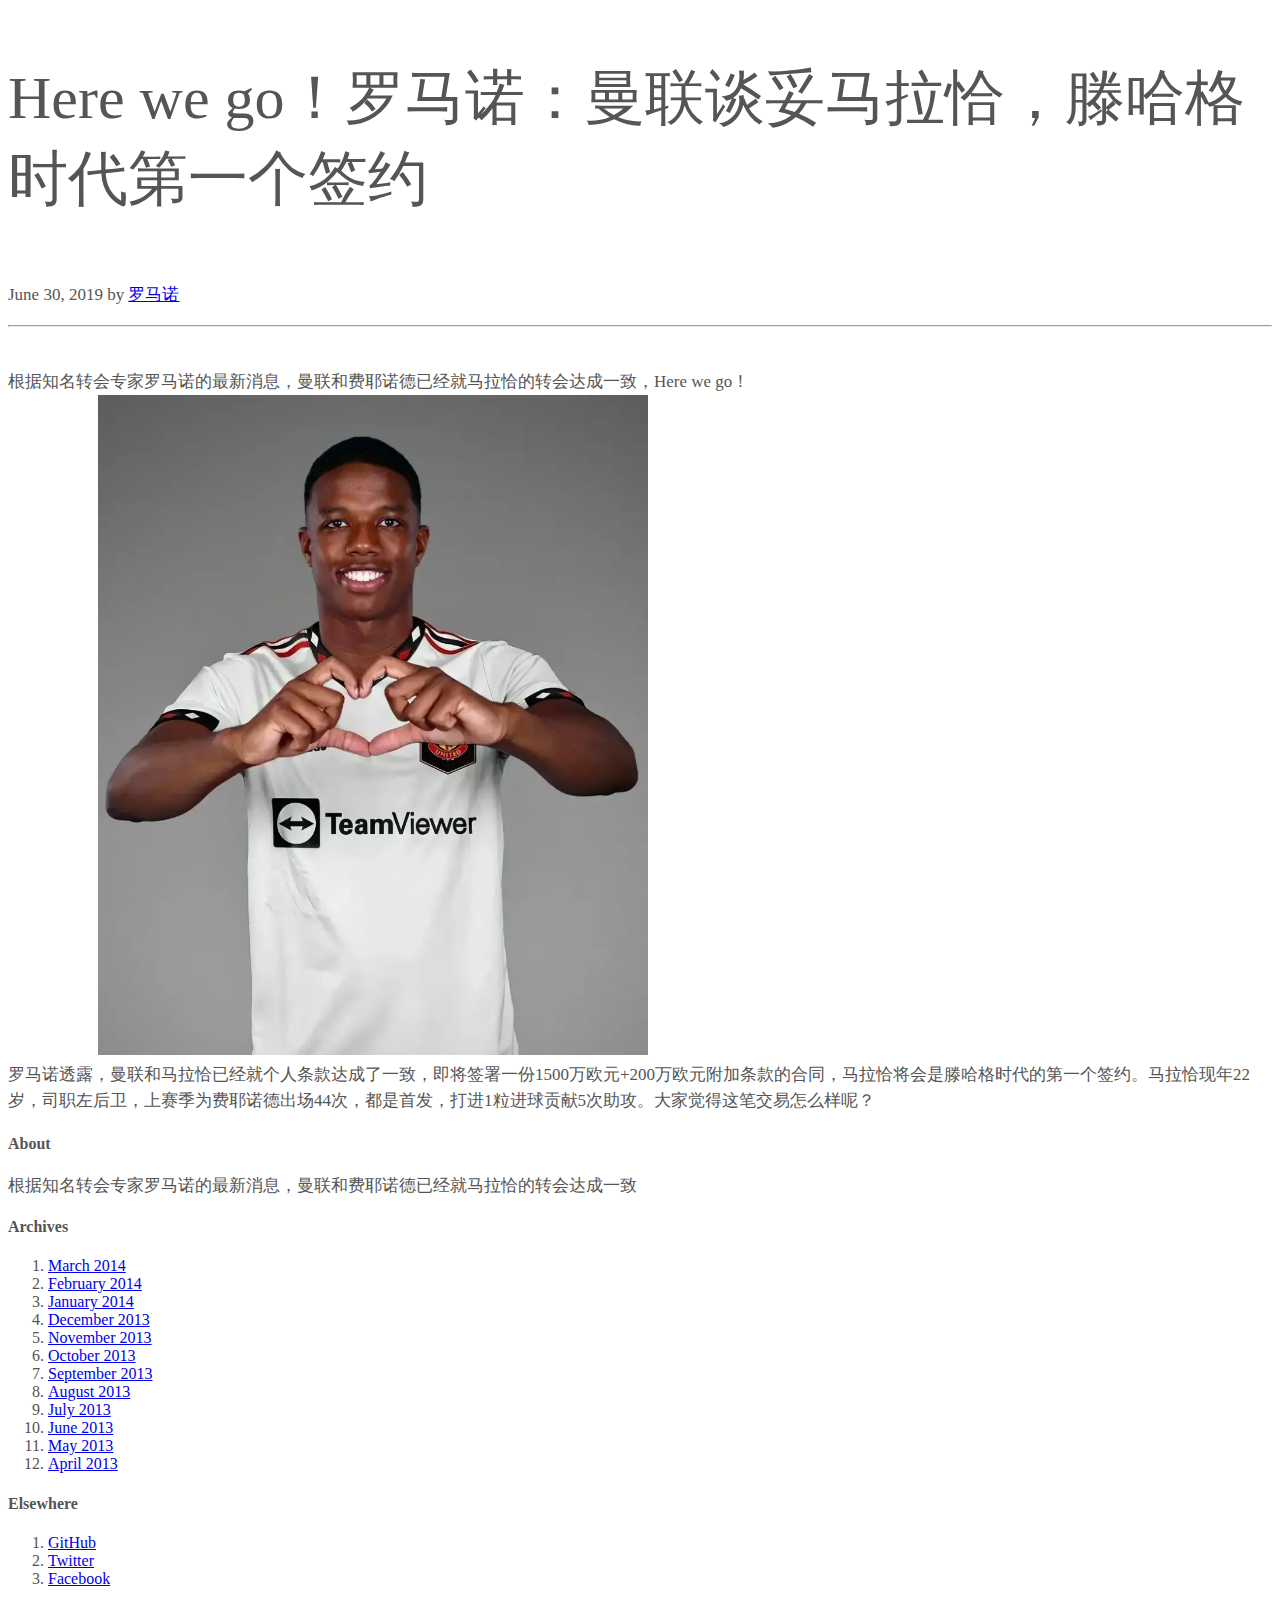
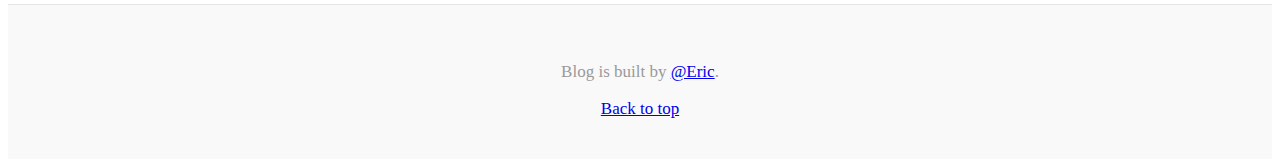
<file: 体育/hwg/702hwg.html>
<!DOCTYPE html>
<html>

<head>
    <meta charset="UTF-8">
    <meta name="viewport" content="width=device-width, initial-scale=1.0">
    <title>罗马诺资讯</title>

<link rel="stylesheet" href="https://cdn.staticfile.org/twitter-bootstrap/3.3.7/css/bootstrap.min.css">
<script src="https://cdn.staticfile.org/jquery/2.1.1/jquery.min.js"></script>
<script src="https://cdn.staticfile.org/twitter-bootstrap/3.3.7/js/bootstrap.min.js"></script>
<link rel="stylesheet" href="702hwg.css">
</head>

<body class="bodyStyle">    
    <div class="container">        

                <div class="blog-header">
                    <h1 class="blog-title">Here we go！罗马诺：曼联谈妥马拉恰，滕哈格时代第一个签约</h1>
                    <p class="lead blog-description"></p>
                </div>
            
                <div class="row">
            
                    <div class="col-sm-8 blog-main">
            
                      <div class="blog-post">
                        <h2 class="blog-post-title"></h2>
                        <p class="blog-post-meta">June 30, 2019 by <a href="#">罗马诺</a></p>
                        <hr>                               
                <p>  
                                                         
                    <br/>
                    根据知名转会专家罗马诺的最新消息，曼联和费耶诺德已经就马拉恰的转会达成一致，Here we go！
                    <br/>
                    <img src="702hwg.jpg">
                    <br/>
                    罗马诺透露，曼联和马拉恰已经就个人条款达成了一致，即将签署一份1500万欧元+200万欧元附加条款的合同，马拉恰将会是滕哈格时代的第一个签约。马拉恰现年22岁，司职左后卫，上赛季为费耶诺德出场44次，都是首发，打进1粒进球贡献5次助攻。大家觉得这笔交易怎么样呢？
                    <br/>
                </p>
                    </div>   
                </div>

                <div class="col-sm-3 col-sm-offset-1 blog-sidebar">
                    <div class="sidebar-module sidebar-module-inset">
                      <h4>About</h4>
                      <p>根据知名转会专家罗马诺的最新消息，曼联和费耶诺德已经就马拉恰的转会达成一致</p>
                    </div>
                    <div class="sidebar-module">
                      <h4>Archives</h4>
                      <ol class="list-unstyled">
                        <li><a href="#">March 2014</a></li>
                        <li><a href="#">February 2014</a></li>
                        <li><a href="#">January 2014</a></li>
                        <li><a href="#">December 2013</a></li>
                        <li><a href="#">November 2013</a></li>
                        <li><a href="#">October 2013</a></li>
                        <li><a href="#">September 2013</a></li>
                        <li><a href="#">August 2013</a></li>
                        <li><a href="#">July 2013</a></li>
                        <li><a href="#">June 2013</a></li>
                        <li><a href="#">May 2013</a></li>
                        <li><a href="#">April 2013</a></li>
                      </ol>
                    </div>
                    <div class="sidebar-module">
                      <h4>Elsewhere</h4>
                      <ol class="list-unstyled">
                        <li><a href="#">GitHub</a></li>
                        <li><a href="#">Twitter</a></li>
                        <li><a href="#">Facebook</a></li>
                      </ol>
                    </div>
                  </div><!-- /.blog-sidebar --> 
                </div>                
    </div>


                
                    <footer class="blog-footer">
                    <p>Blog is built by <a href="#">@Eric</a>.</p>
                    
                    <p>
                      <a href="#">Back to top</a>
                    </p>
                    </footer>
                 

</body>


<!--<p>
                     <em>Git</em> 是一个分布式的版本控制系统，最初由 <strong>Linus Torvalds</strong> 编写，用作Linux内核代码的管理。在推出后，Git在其它项目中也取得了很大成功，尤其是在 <small>Ruby</small> 社区中。
                </p><img alt="140x140" src="v3/default3.jpg" />-->
</file>
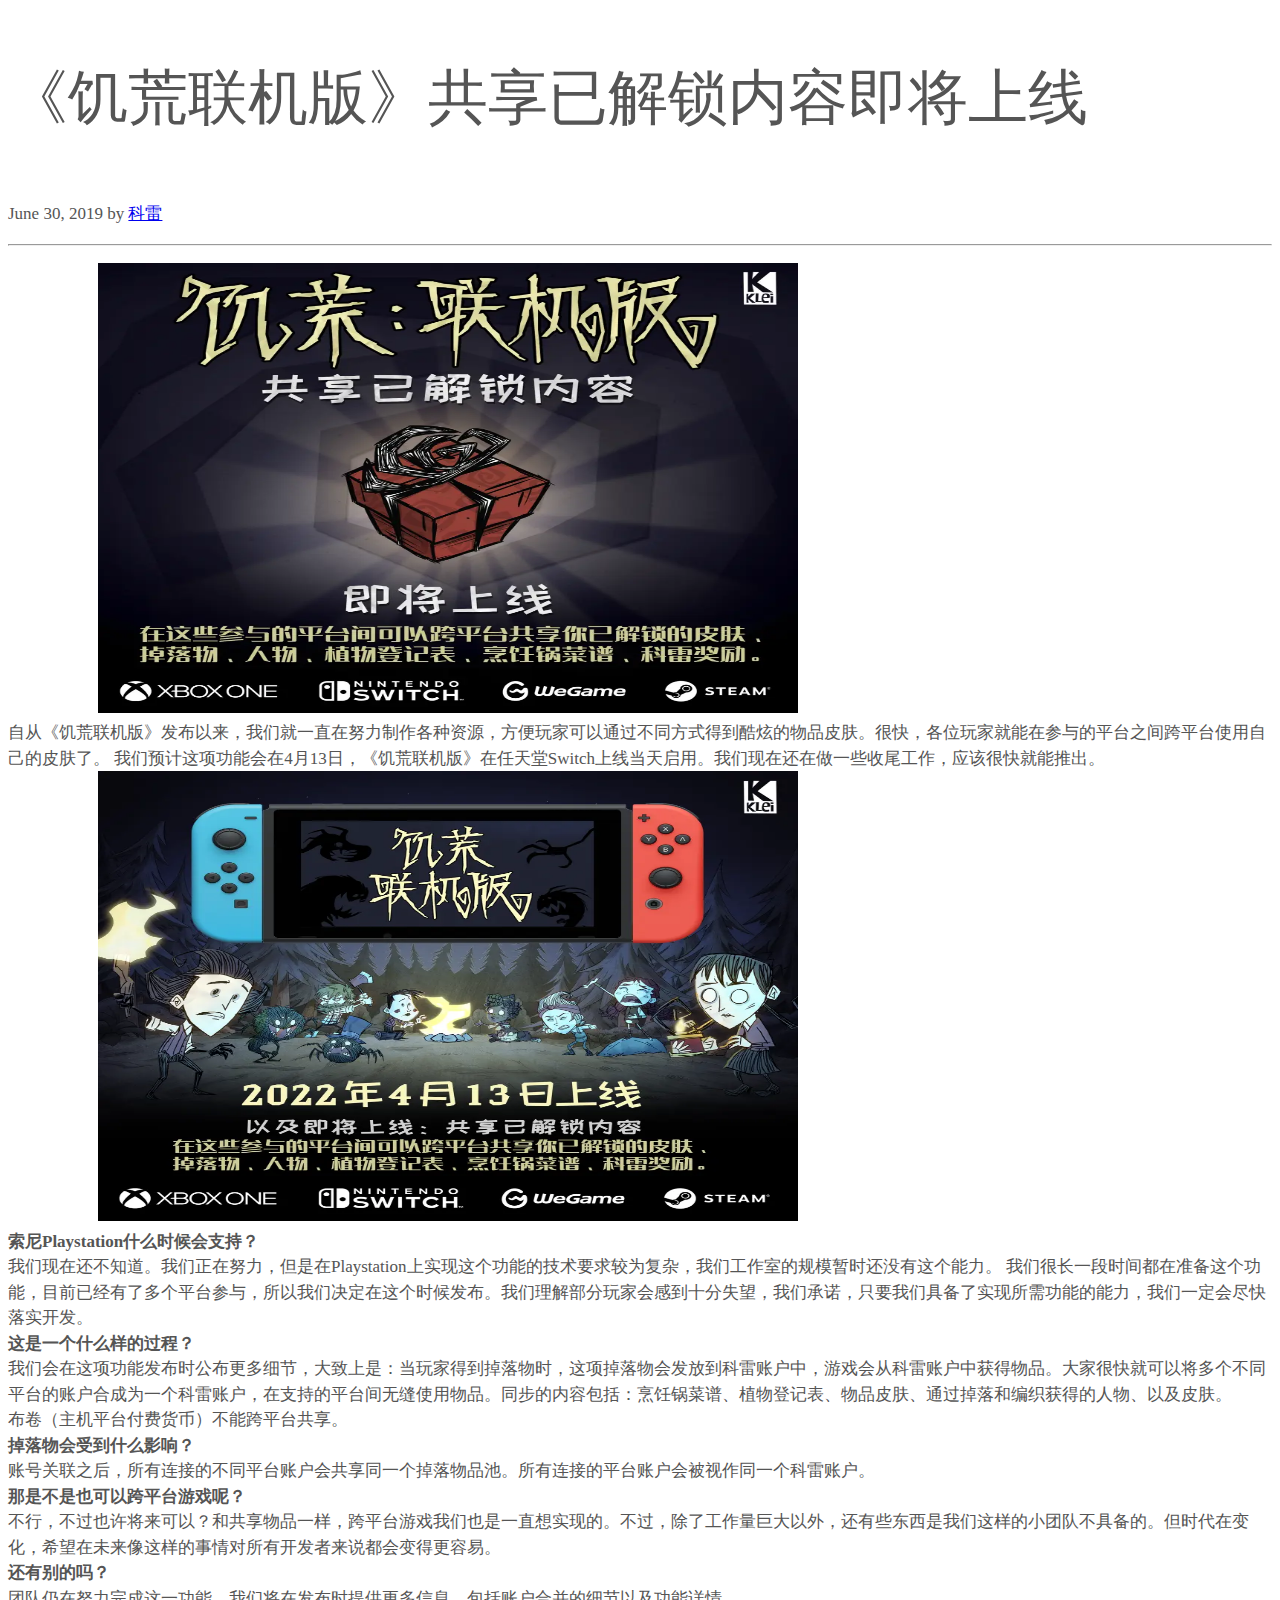
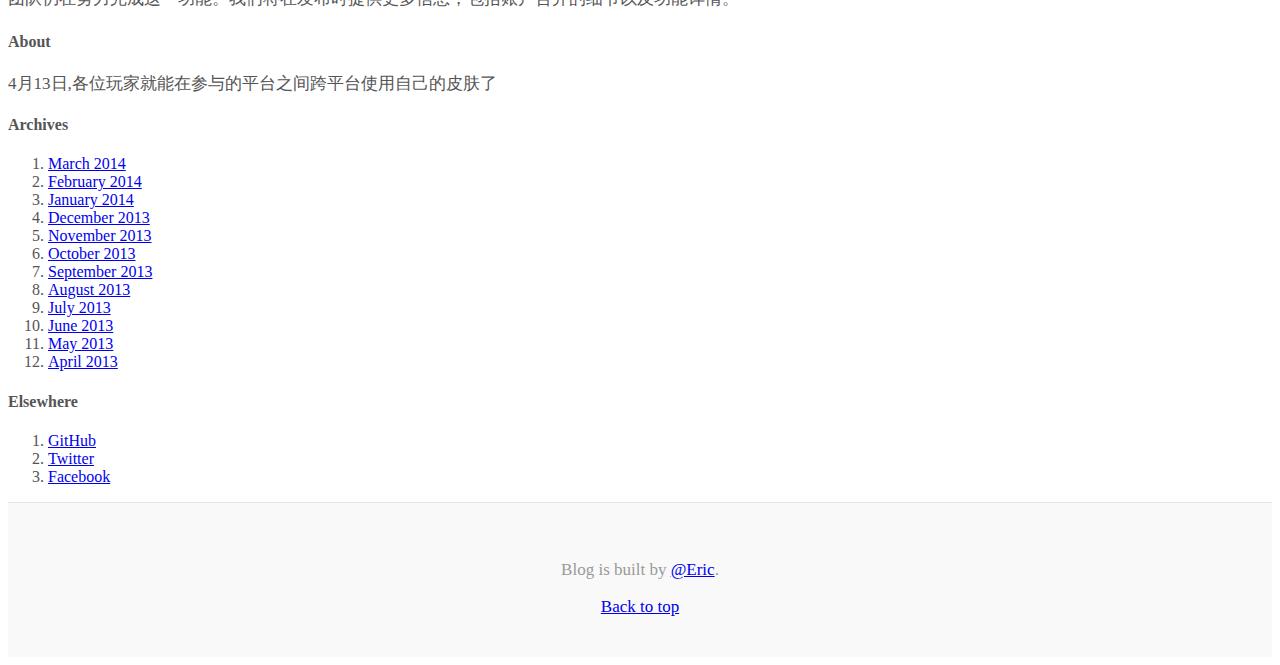
<file: 游戏/DST/text.html>
<!DOCTYPE html>
<html>

<head>
    <meta charset="UTF-8">
    <meta name="viewport" content="width=device-width, initial-scale=1.0">
    <title>饥荒联机版资讯</title>

<link rel="stylesheet" href="https://cdn.staticfile.org/twitter-bootstrap/3.3.7/css/bootstrap.min.css">
<script src="https://cdn.staticfile.org/jquery/2.1.1/jquery.min.js"></script>
<script src="https://cdn.staticfile.org/twitter-bootstrap/3.3.7/js/bootstrap.min.js"></script>
<link rel="stylesheet" href="styles.css">
</head>

<body class="bodyStyle">    
    <div class="container">        

                <div class="blog-header">
                    <h1 class="blog-title">《饥荒联机版》共享已解锁内容即将上线</h1>
                    <p class="lead blog-description"></p>
                </div>
            
                <div class="row">
            
                    <div class="col-sm-8 blog-main">
            
                      <div class="blog-post">
                        <h2 class="blog-post-title"></h2>
                        <p class="blog-post-meta">June 30, 2019 by <a href="#">科雷</a></p>
                        <hr>                               
                <p>  
                    <img src="p1.jpg">                                     
                    <br/>
                    自从《饥荒联机版》发布以来，我们就一直在努力制作各种资源，方便玩家可以通过不同方式得到酷炫的物品皮肤。很快，各位玩家就能在参与的平台之间跨平台使用自己的皮肤了。
                    我们预计这项功能会在4月13日，《饥荒联机版》在任天堂Switch上线当天启用。我们现在还在做一些收尾工作，应该很快就能推出。
                    <br/>
                    <img src="p2.jpg">
                    <br/>
                    <strong>索尼Playstation什么时候会支持？</strong><br/>
                    我们现在还不知道。我们正在努力，但是在Playstation上实现这个功能的技术要求较为复杂，我们工作室的规模暂时还没有这个能力。
                    我们很长一段时间都在准备这个功能，目前已经有了多个平台参与，所以我们决定在这个时候发布。我们理解部分玩家会感到十分失望，我们承诺，只要我们具备了实现所需功能的能力，我们一定会尽快落实开发。
                    <br/>

                    <strong>这是一个什么样的过程？</strong><br/>
                    我们会在这项功能发布时公布更多细节，大致上是：当玩家得到掉落物时，这项掉落物会发放到科雷账户中，游戏会从科雷账户中获得物品。大家很快就可以将多个不同平台的账户合成为一个科雷账户，在支持的平台间无缝使用物品。同步的内容包括：烹饪锅菜谱、植物登记表、物品皮肤、通过掉落和编织获得的人物、以及皮肤。
                    <br/>

                    布卷（主机平台付费货币）不能跨平台共享。
                    <br/>

                        
                    <strong>掉落物会受到什么影响？</strong><br/>
                    账号关联之后，所有连接的不同平台账户会共享同一个掉落物品池。所有连接的平台账户会被视作同一个科雷账户。 
                    <br/>

                    <strong>那是不是也可以跨平台游戏呢？</strong><br/>
                    不行，不过也许将来可以？和共享物品一样，跨平台游戏我们也是一直想实现的。不过，除了工作量巨大以外，还有些东西是我们这样的小团队不具备的。但时代在变化，希望在未来像这样的事情对所有开发者来说都会变得更容易。
                    <br/>

                    <strong>还有别的吗？</strong><br/>
                    团队仍在努力完成这一功能。我们将在发布时提供更多信息，包括账户合并的细节以及功能详情。
                    <br/>
                </p>
                    </div>   
                </div>

                <div class="col-sm-3 col-sm-offset-1 blog-sidebar">
                    <div class="sidebar-module sidebar-module-inset">
                      <h4>About</h4>
                      <p>4月13日,各位玩家就能在参与的平台之间跨平台使用自己的皮肤了</p>
                    </div>
                    <div class="sidebar-module">
                      <h4>Archives</h4>
                      <ol class="list-unstyled">
                        <li><a href="#">March 2014</a></li>
                        <li><a href="#">February 2014</a></li>
                        <li><a href="#">January 2014</a></li>
                        <li><a href="#">December 2013</a></li>
                        <li><a href="#">November 2013</a></li>
                        <li><a href="#">October 2013</a></li>
                        <li><a href="#">September 2013</a></li>
                        <li><a href="#">August 2013</a></li>
                        <li><a href="#">July 2013</a></li>
                        <li><a href="#">June 2013</a></li>
                        <li><a href="#">May 2013</a></li>
                        <li><a href="#">April 2013</a></li>
                      </ol>
                    </div>
                    <div class="sidebar-module">
                      <h4>Elsewhere</h4>
                      <ol class="list-unstyled">
                        <li><a href="#">GitHub</a></li>
                        <li><a href="#">Twitter</a></li>
                        <li><a href="#">Facebook</a></li>
                      </ol>
                    </div>
                  </div><!-- /.blog-sidebar --> 
                </div>                
    </div>


                
                    <footer class="blog-footer">
                    <p>Blog is built by <a href="#">@Eric</a>.</p>
                    
                    <p>
                      <a href="#">Back to top</a>
                    </p>
                    </footer>
                 

</body>


<!--<p>
                     <em>Git</em> 是一个分布式的版本控制系统，最初由 <strong>Linus Torvalds</strong> 编写，用作Linux内核代码的管理。在推出后，Git在其它项目中也取得了很大成功，尤其是在 <small>Ruby</small> 社区中。
                </p><img alt="140x140" src="v3/default3.jpg" />-->
</file>
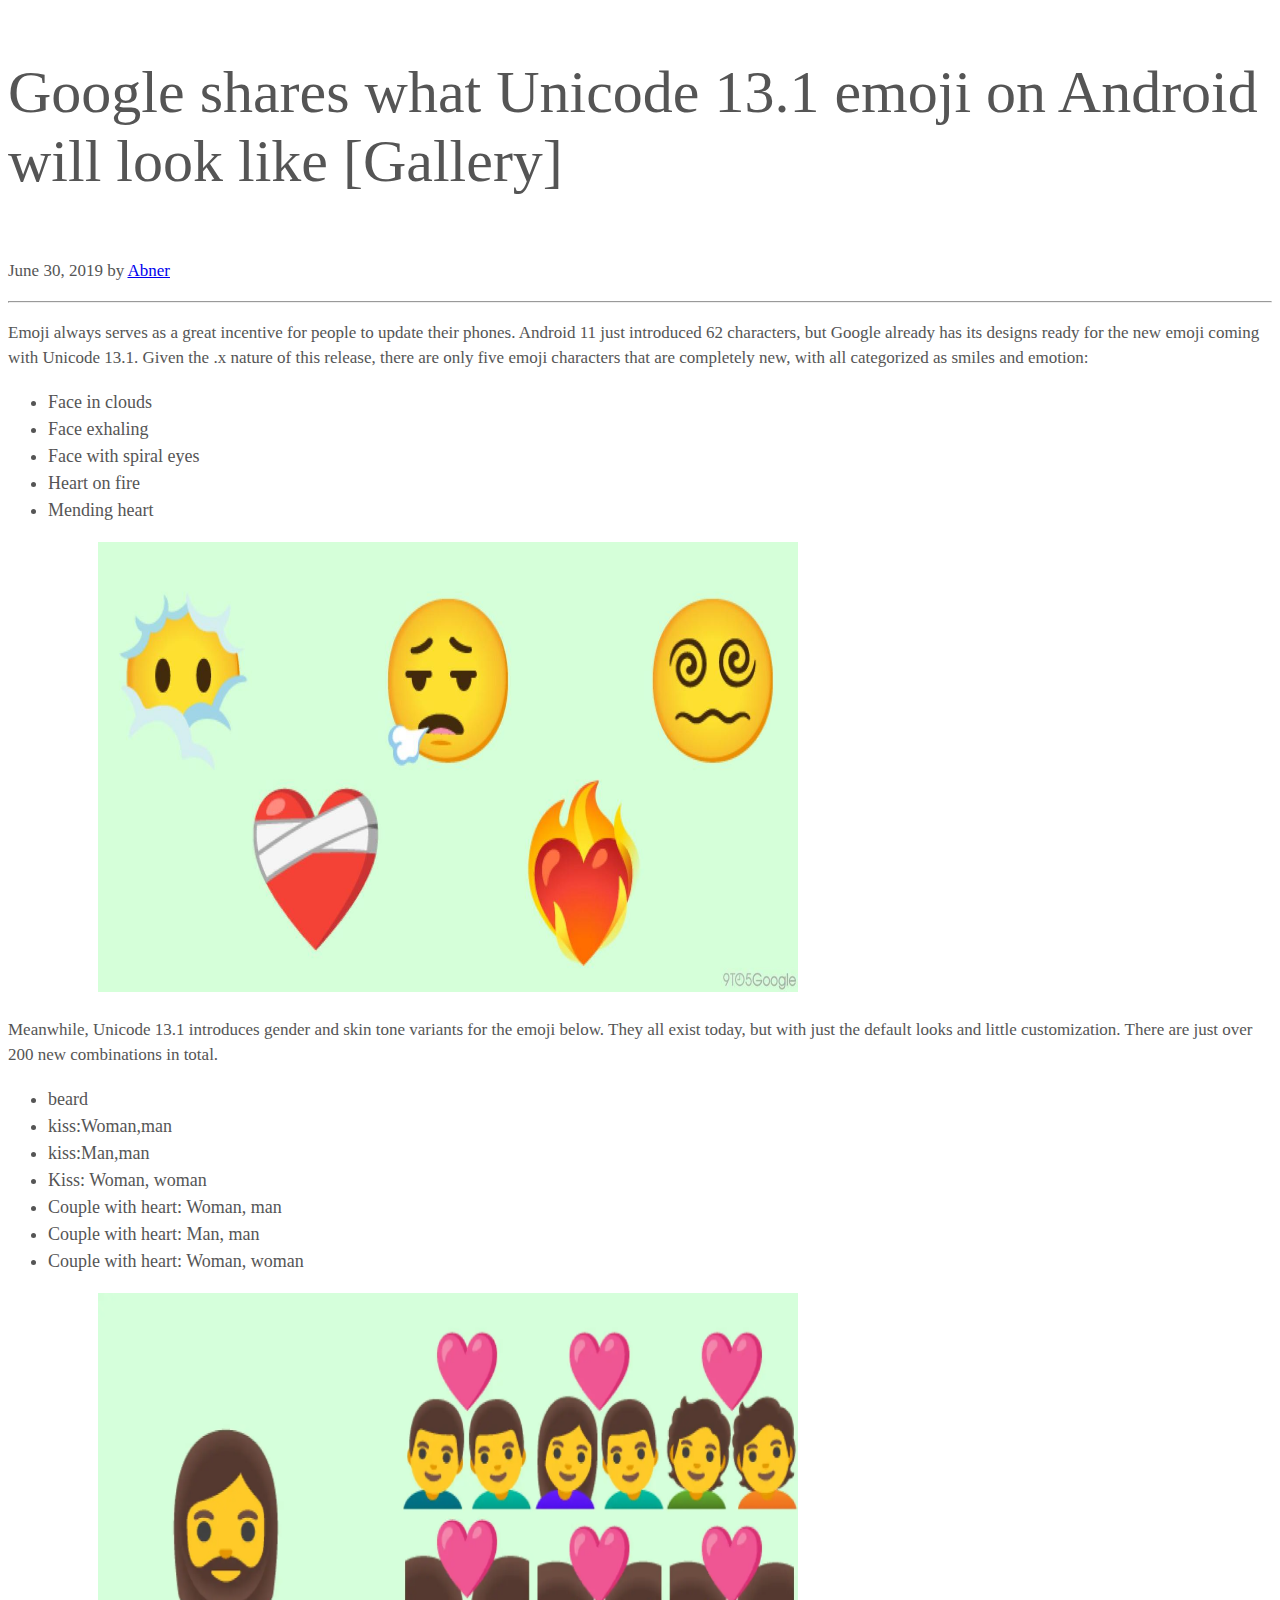
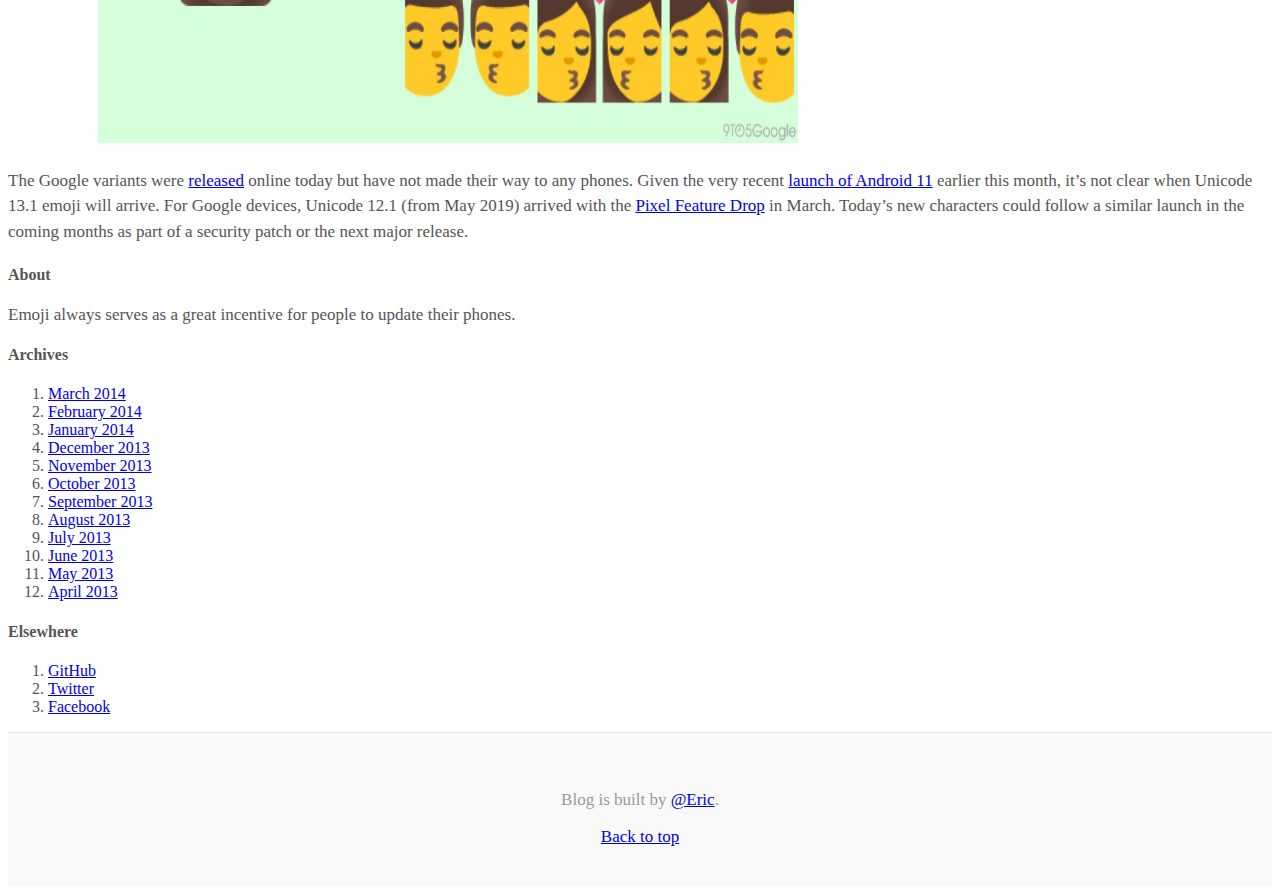
<file: 科技/news/google emoji.html>
<!DOCTYPE html>
<html>

<head>
    <meta charset="UTF-8">
    <meta name="viewport" content="width=device-width, initial-scale=1.0">
    <title>tiktokrace</title>

<link rel="stylesheet" href="https://cdn.staticfile.org/twitter-bootstrap/3.3.7/css/bootstrap.min.css">
<script src="https://cdn.staticfile.org/jquery/2.1.1/jquery.min.js"></script>
<script src="https://cdn.staticfile.org/twitter-bootstrap/3.3.7/js/bootstrap.min.js"></script>
<link rel="stylesheet" href="styles.css">
</head>

<body>
    <div class="container">

        <div class="blog-header">
          <h1 class="blog-title">Google shares what Unicode 13.1 emoji on Android will look like [Gallery]</h1>
          <p class="lead blog-description"></p>
        </div>
  
        <div class="row">
  
          <div class="col-sm-8 blog-main">
  
            <div class="blog-post">
              <h2 class="blog-post-title"></h2>
              <p class="blog-post-meta">June 30, 2019 by <a href="#">Abner</a></p>
              <hr>
              <p>Emoji always serves as a great incentive for people to update their phones. Android 11 just introduced 62 characters, but Google already has its designs ready for the new emoji coming with Unicode 13.1.

                Given the .x nature of this release, there are only five emoji characters that are completely new, with all categorized as smiles and emotion: 
                
                </p>
                <ul>
                  <li>Face in clouds</li>
                  <li>Face exhaling</li>
                  <li>Face with spiral eyes</li>
                  <li>Heart on fire</li>
                  <li>Mending heart</li>
                </ul>
                <img src="emoji.jpeg">
              <p>Meanwhile, Unicode 13.1 introduces gender and skin tone variants for the emoji below. They all exist today, but with just the default looks and little customization. There are just over 200 new combinations in total.                
              </p>
              <ul>
                <li>beard</li>
                <li>kiss:Woman,man</li>
                <li>kiss:Man,man</li>
                <li>Kiss: Woman, woman</li>
                <li>Couple with heart: Woman, man</li>
                <li>Couple with heart: Man, man</li>
                <li>Couple with heart: Woman, woman</li>
              </ul>
               <img src="emoji2.jpg">
              <p>The Google variants were <a href="https://github.com/googlefonts/noto-emoji/commit/565d292c31e3446ec3d9b42f6fa1285f14ae0b0d">released</a> online today but have not made their way to any phones. Given the very recent <a href="https://9to5google.com/2020/09/08/google-android-11-pixel-launch/">launch of Android 11</a> earlier this month, it’s not clear when Unicode 13.1 emoji will arrive. For Google devices, Unicode 12.1 (from May 2019) arrived with the <a href="https://9to5google.com/2020/03/03/march-pixel-feature-drop-hands-on/">Pixel Feature Drop</a> in March. Today’s new characters could follow a similar launch in the coming months as part of a security patch or the next major release.</p>
              
            </div><!-- /.blog-post -->
    


          </div><!-- /.blog-main -->  

          <div class="col-sm-3 col-sm-offset-1 blog-sidebar">
            <div class="sidebar-module sidebar-module-inset">
              <h4>About</h4>
              <p>Emoji always serves as a great incentive for people to update their phones.</p>
            </div>
            <div class="sidebar-module">
              <h4>Archives</h4>
              <ol class="list-unstyled">
                <li><a href="#">March 2014</a></li>
                <li><a href="#">February 2014</a></li>
                <li><a href="#">January 2014</a></li>
                <li><a href="#">December 2013</a></li>
                <li><a href="#">November 2013</a></li>
                <li><a href="#">October 2013</a></li>
                <li><a href="#">September 2013</a></li>
                <li><a href="#">August 2013</a></li>
                <li><a href="#">July 2013</a></li>
                <li><a href="#">June 2013</a></li>
                <li><a href="#">May 2013</a></li>
                <li><a href="#">April 2013</a></li>
              </ol>
            </div>
            <div class="sidebar-module">
              <h4>Elsewhere</h4>
              <ol class="list-unstyled">
                <li><a href="#">GitHub</a></li>
                <li><a href="#">Twitter</a></li>
                <li><a href="#">Facebook</a></li>
              </ol>
            </div>
          </div><!-- /.blog-sidebar -->          

        </div> 
      </div> 
          <footer class="blog-footer">
            <p>Blog is built by <a href="#">@Eric</a>.</p>
            
            <p>
              <a href="#">Back to top</a>
            </p>
          </footer>
        
        
                 

</body>
</file>
<file: styles.css>
.jumbotron{
    background-color: skyblue;
    text-align: center;
    border-bottom: 1px solid #e5e5e5;
}

.jumbotron .btn {
  padding: 14px 24px;
  font-size: 21px;
}

.bodyStyle{
    background-image: url(tgbackground2.jpg);
}

.img{
    width: 270px;
    height: 180px;
    overflow: hidden;    
}

footer{
    display: flex;
    justify-content: center;
    border-top: 1px solid #e8e8e8;
    max-width: 925px;
    margin: 10px auto 0;
    padding: 28px 0 34px;
}
</file>
<file: blog.css>
.img-thumbnail{
    width: 250px;
    height: 160px;
}

footer{
    display: flex;
    justify-content: center;
    border-top: 1px solid #e8e8e8;
    max-width: 925px;
    margin: 10px auto 0;
    padding: 28px 0 34px;
}
</file>
<file: intro.css>
/*全局值*/
body {
    font-family: Georgia, "Times New Roman", Times, serif;
    color: #555;
  }


/*
 * 博客的名称和描述
 */

 .blog-header {
    padding-top: 20px;
    padding-bottom: 20px;
  }
  .blog-title {
    margin-top: 30px;
    margin-bottom: 0;
    font-size: 60px;
    font-weight: 400;
  }
  .blog-description {
    font-size: 20px;
    color: #999;
  }
  
  
  /*
   * Main column and sidebar layout
   */
  
  .blog-main {
    font-size: 18px;
    line-height: 1.5;
  }


/*
 * Footer
 */

 .blog-footer {
    padding: 40px 0;
    color: #999;
    text-align: center;
    background-color: #f9f9f9;
    border-top: 1px solid #e5e5e5;
  }
  .blog-footer p:last-child {
    margin-bottom: 0;
  }

p{
    font-size: 17px;
}

img{
    position:relative;
    left:15%;
    margin-left: -100PX;
    width: 550px;
    height: 660px;
}
</file>
<file: 体育/hwg/629mun.css>
/*全局值*/
body {
    font-family: Georgia, "Times New Roman", Times, serif;
    color: #555;
  }


/*
 * 博客的名称和描述
 */

 .blog-header {
    padding-top: 20px;
    padding-bottom: 20px;
  }
  .blog-title {
    margin-top: 30px;
    margin-bottom: 0;
    font-size: 60px;
    font-weight: 400;
  }
  .blog-description {
    font-size: 20px;
    color: #999;
  }
  
  
  /*
   * Main column and sidebar layout
   */
  
  .blog-main {
    font-size: 18px;
    line-height: 1.5;
  }


/*
 * Footer
 */

 .blog-footer {
    padding: 40px 0;
    color: #999;
    text-align: center;
    background-color: #f9f9f9;
    border-top: 1px solid #e5e5e5;
  }
  .blog-footer p:last-child {
    margin-bottom: 0;
  }

p{
    font-size: 17px;
}

img{
    position:relative;
    left:15%;
    margin-left: -100PX;
    width: 660px;
    height: 390px;
}
</file>
<file: 体育/hwg/630hwg.css>
/*全局值*/
body {
    font-family: Georgia, "Times New Roman", Times, serif;
    color: #555;
  }


/*
 * 博客的名称和描述
 */

 .blog-header {
    padding-top: 20px;
    padding-bottom: 20px;
  }
  .blog-title {
    margin-top: 30px;
    margin-bottom: 0;
    font-size: 60px;
    font-weight: 400;
  }
  .blog-description {
    font-size: 20px;
    color: #999;
  }
  
  
  /*
   * Main column and sidebar layout
   */
  
  .blog-main {
    font-size: 18px;
    line-height: 1.5;
  }


/*
 * Footer
 */

 .blog-footer {
    padding: 40px 0;
    color: #999;
    text-align: center;
    background-color: #f9f9f9;
    border-top: 1px solid #e5e5e5;
  }
  .blog-footer p:last-child {
    margin-bottom: 0;
  }

p{
    font-size: 17px;
}

img{
    position:relative;
    left:15%;
    margin-left: -100PX;
    width: 660px;
    height: 390px;
}
</file>
<file: 体育/hwg/702hwg.css>
/*全局值*/
body {
    font-family: Georgia, "Times New Roman", Times, serif;
    color: #555;
  }


/*
 * 博客的名称和描述
 */

 .blog-header {
    padding-top: 20px;
    padding-bottom: 20px;
  }
  .blog-title {
    margin-top: 30px;
    margin-bottom: 0;
    font-size: 60px;
    font-weight: 400;
  }
  .blog-description {
    font-size: 20px;
    color: #999;
  }
  
  
  /*
   * Main column and sidebar layout
   */
  
  .blog-main {
    font-size: 18px;
    line-height: 1.5;
  }


/*
 * Footer
 */

 .blog-footer {
    padding: 40px 0;
    color: #999;
    text-align: center;
    background-color: #f9f9f9;
    border-top: 1px solid #e5e5e5;
  }
  .blog-footer p:last-child {
    margin-bottom: 0;
  }

p{
    font-size: 17px;
}

img{
    position:relative;
    left:15%;
    margin-left: -100PX;
    width: 550px;
    height: 660px;
}
</file>
<file: 游戏/DST/styles.css>
/*全局值*/
body {
    font-family: Georgia, "Times New Roman", Times, serif;
    color: #555;
  }


/*
 * 博客的名称和描述
 */

 .blog-header {
    padding-top: 20px;
    padding-bottom: 20px;
  }
  .blog-title {
    margin-top: 30px;
    margin-bottom: 0;
    font-size: 60px;
    font-weight: 400;
  }
  .blog-description {
    font-size: 20px;
    color: #999;
  }
  
  
  /*
   * Main column and sidebar layout
   */
  
  .blog-main {
    font-size: 18px;
    line-height: 1.5;
  }


/*
 * Footer
 */

 .blog-footer {
    padding: 40px 0;
    color: #999;
    text-align: center;
    background-color: #f9f9f9;
    border-top: 1px solid #e5e5e5;
  }
  .blog-footer p:last-child {
    margin-bottom: 0;
  }

p{
    font-size: 17px;
}

img{
    position:relative;
    left:15%;
    margin-left: -100PX;
    width: 700px;
    height: 450px;
}
</file>
<file: 科技/news/styles.css>
/*全局值*/
body {
    font-family: Georgia, "Times New Roman", Times, serif;
    color: #555;
  }


/*
 * 博客的名称和描述
 */

 .blog-header {
    padding-top: 20px;
    padding-bottom: 20px;
  }
  .blog-title {
    margin-top: 30px;
    margin-bottom: 0;
    font-size: 60px;
    font-weight: 400;
  }
  .blog-description {
    font-size: 20px;
    color: #999;
  }
  
  
  /*
   * Main column and sidebar layout
   */
  
  .blog-main {
    font-size: 18px;
    line-height: 1.5;
  }


/*
 * Footer
 */

 .blog-footer {
    padding: 40px 0;
    color: #999;
    text-align: center;
    background-color: #f9f9f9;
    border-top: 1px solid #e5e5e5;
  }
  .blog-footer p:last-child {
    margin-bottom: 0;
  }

p{
    font-size: 17px;
}

img{
    position:relative;
    left:15%;
    margin-left: -100PX;
    width: 700px;
    height: 450px;
}
</file>
